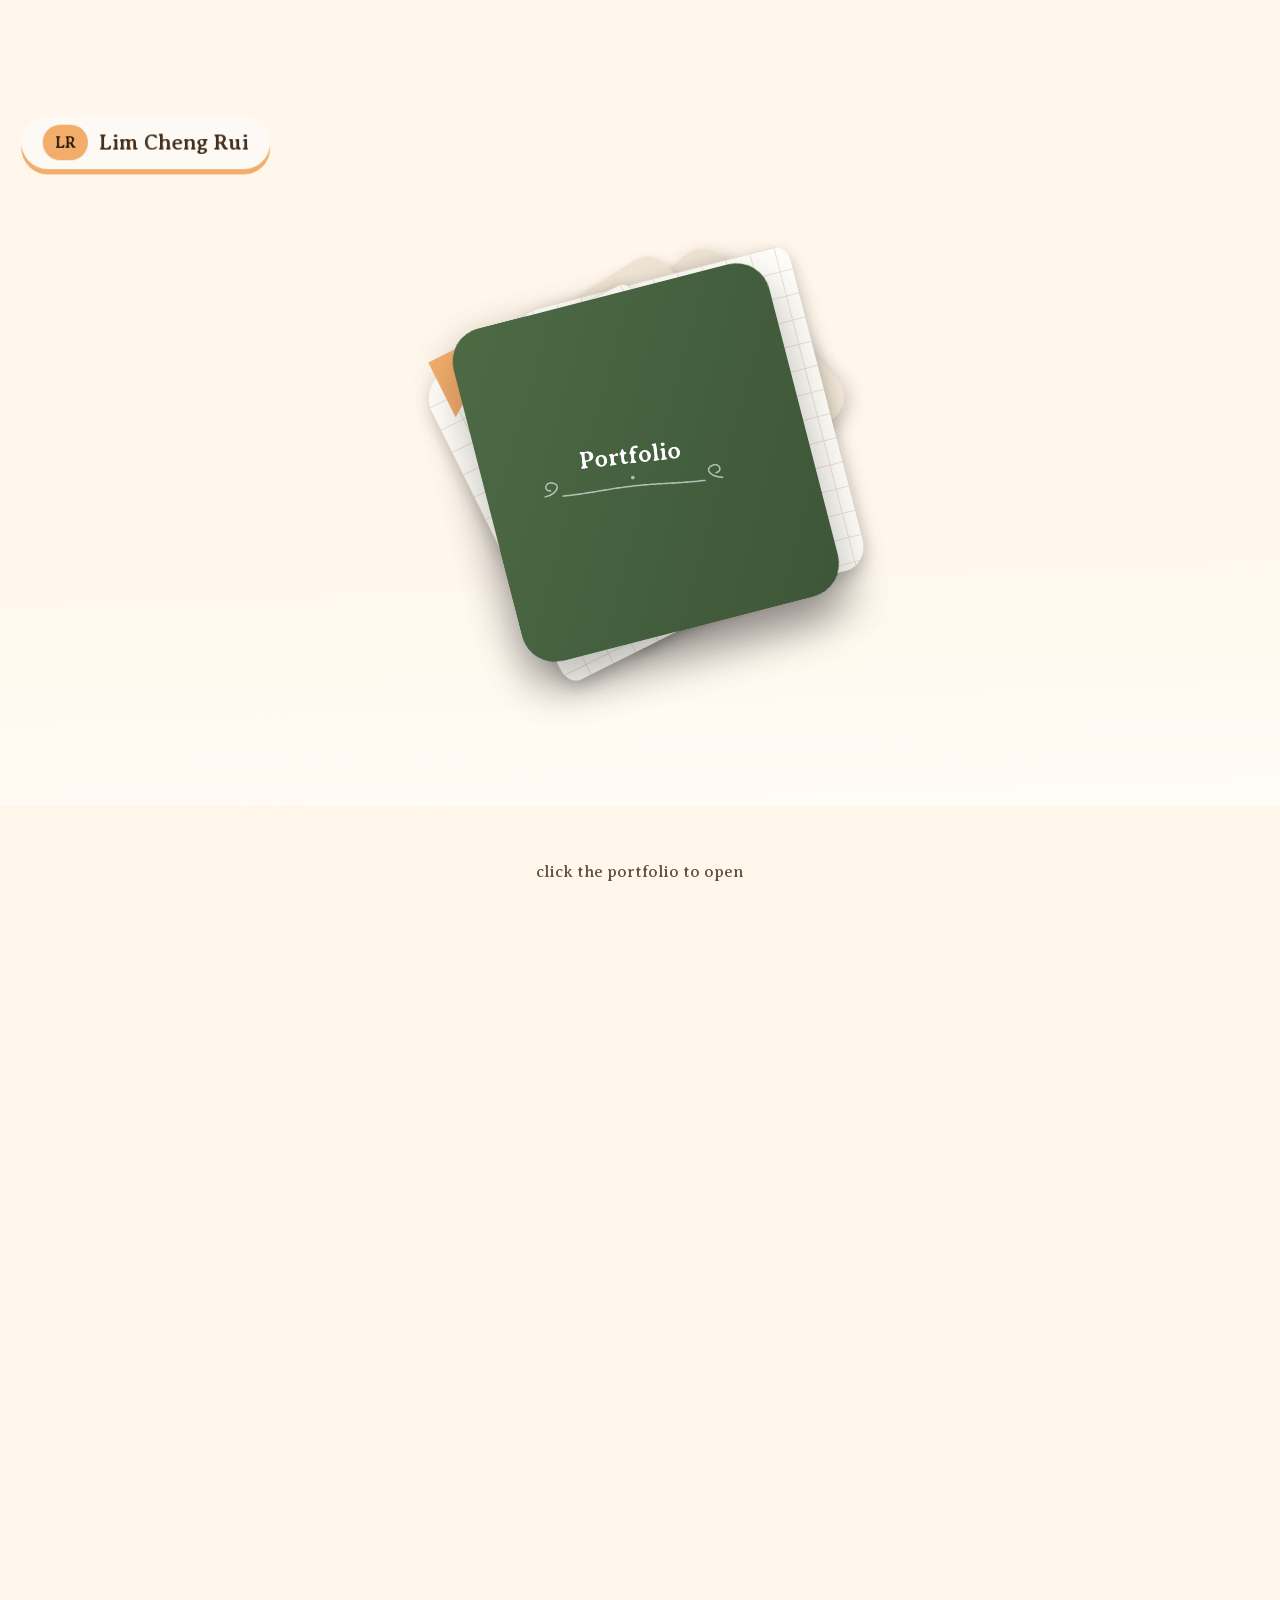
<file: index.html>
<!DOCTYPE html>
<!-- Lim Cheng Rui portfolio.  index.html = the content,  css/style.css = the look,  js/links.js = your links,  js/script.js = what it does,  assets/ = pictures and videos. --><html lang="en" class="locked"><head><meta charset="utf-8"><meta name="viewport" content="width=device-width, initial-scale=1, viewport-fit=cover"><title>Lim Cheng Rui – Portfolio 2026</title>
<meta name="description" content="Portfolio of Lim Cheng Rui: game UI, graphic design, content creation and game programming.">
<meta name="theme-color" content="#fff7ec">
<meta property="og:title" content="Lim Cheng Rui – Portfolio 2026"><meta property="og:description" content="Game UI, graphic design, content creation and game programming.">
<link rel="icon" type="image/svg+xml" href="assets/favicon.svg">
<link rel="icon" type="image/png" sizes="32x32" href="assets/favicon-32.png">
<link rel="apple-touch-icon" href="assets/apple-touch-icon.png">
<link rel="preconnect" href="https://fonts.googleapis.com"><link rel="preconnect" href="https://fonts.gstatic.com" crossorigin>
<link href="https://fonts.googleapis.com/css2?family=Averia+Serif+Libre:ital,wght@0,400;0,700;1,700&family=Patrick+Hand&display=swap" rel="stylesheet">
<link rel="stylesheet" href="css/style.css"></head><body>
<!-- TOP MENU (appears after the book has been opened) -->
<nav class="topnav" id="topnav" aria-label="Site"><button data-go="work">Home</button><button data-go="about">About</button><button data-go="gallery">Gallery</button><button data-go="videos">Videos</button><button data-go="contact"><span class="lg">Resume &amp; Contact</span><span class="sm">Contact</span></button></nav>
<!-- BOOK ANIMATION: the closed book that opens when clicked.
     Each <div class="L" data-k="..."> is one animated layer; how it moves is described in js/script.js -->
<header class="hero" id="hero"><div class="stage" id="stage"><div class="frame" id="frame">
<div class="L" data-k="bg"><div class="c bgc"></div></div>
<div class="L" data-k="gingham"><div class="c gingc"></div></div>
<div class="L" data-k="big"><div class="c tkt"><div class="tin"><img src="assets/concrete-and-glass.jpg" alt="View between concrete and glass"></div></div></div>
<div class="L" data-k="med"><div class="c tkt"><div class="tin"><img src="assets/leopolo-website.jpg" alt="Leopolo keyboard website" style="object-position:left top"></div></div></div>
<div class="L" data-k="small"><div class="c tkt"><div class="tin"><img src="assets/custodia-gameplay.jpg" alt="Custodia gameplay" style="object-position:left top"></div></div></div>
<div class="L" data-k="card1"><div class="c pol"><img src="assets/pink-sunset.jpg" alt=""></div></div>
<div class="L" data-k="strip"><div class="c covc"></div></div>
<div class="L" data-k="head"><div class="c hd"><b>Portfolio</b><svg class="swirl" viewBox="0 0 320 40" aria-hidden="true"><path d="M10 28c20-2 30-18 14-22-12-3-16 12-4 13M310 28c-20-2-30-18-14-22 12-3 16 12 4 13M40 30c60 0 70-4 120-4s60 4 120 4" fill="none" stroke="currentColor" stroke-width="2.5" stroke-linecap="round"/><circle cx="160" cy="12" r="3" fill="currentColor"/></svg></div></div>
<div class="L" data-k="vec"><div class="c vecc"></div></div>
<div class="L" data-k="cov"><div class="c bcov"></div></div>
<div class="L" data-k="cov0"><div class="c bcov"></div></div>
<div class="L" data-k="menu"><div class="c tabs"><button class="tab on" data-view="work"><svg viewBox="0 0 24 24"><path d="M4 4h6v6H4zM14 4h6v6h-6zM4 14h6v6H4zM14 14h6v6h-6z" fill="currentColor" stroke="currentColor" stroke-width="2" stroke-linejoin="round"/></svg>Gallery</button><button class="tab" data-view="about"><svg viewBox="0 0 24 24"><path d="M5 19c0-9 5-14 15-14 0 10-5 15-14 15M5 19 14 10" fill="none" stroke="currentColor" stroke-width="2" stroke-linecap="round" stroke-linejoin="round"/></svg>About</button><button class="tab" data-view="contact"><svg viewBox="0 0 24 24"><path d="M9 4 3 7l2 5 3-1v9h8v-9l3 1 2-5-6-3a3 3 0 0 1-6 0z" fill="currentColor" stroke="currentColor" stroke-width="1.6" stroke-linejoin="round"/></svg>Contact</button></div></div>
<div class="L" data-k="lp4"><div class="c pg2"></div></div>
<div class="L" data-k="lp1"><div class="c pg1"></div></div>
<div class="L" data-k="lring"><div class="c rng"><i></i><i></i><i></i><i></i><i></i><i></i><i></i></div></div>
<div class="L" data-k="rp3"><div class="c pg2"></div></div>
<div class="L" data-k="rp2"><div class="c pg1"></div></div>
<div class="L" data-k="ru"><div class="c ribn"></div></div>
<div class="L" data-k="rring"><div class="c rng"><i></i><i></i><i></i><i></i><i></i><i></i><i></i></div></div>
<div class="L" data-k="chip"><div class="c chip"><i>LR</i>Lim Cheng Rui</div></div>
<div class="L" data-k="main"><div class="c mn"><div class="pink"><b>2026</b></div><div class="air"><img src="assets/hero-portrait.jpg" alt="Illustrated portrait of Cheng Rui’s character"><img class="sw" src="assets/hero-portrait-smile.jpg" alt=""></div><div class="stamp"><img src="assets/cozy-sunset.jpg" alt="Cozy sunset room"><img class="sw" src="assets/cozy-night.jpg" alt=""></div><img class="bigc" src="assets/ckuro-cutout.png" alt="Illustrated portrait of Cheng Rui"></div></div>
<div class="L" data-k="tree"><div class="c tr"><h1>Cheng<br>Rui</h1></div></div>
<div class="L" data-k="ux"><div class="c ux">Animation &amp; Games</div></div>
<div class="L" data-k="wb"><div class="c washi"></div></div>
<div class="L" data-k="wl"><div class="c washi"></div></div>
<div class="L" data-k="pj"><div class="c pjc hv"><i class="pin"></i><div class="phs"><img src="assets/creator-dashboard.jpg" alt="Creator dashboard"></div><h3>Boosted growth</h3><p>Helped a creator increase views</p><div class="foot"><span>2026</span><em>Latest</em></div></div></div>
<div class="L" data-k="note"><div class="c nt hv"><p><mark>Hi I’m Cheng Rui.</mark><br>I love playing games,<br>singing, making new<br>friends and cooking.</p></div></div>
<div class="L" data-k="wf"><div class="c wfc hv"><img src="assets/graphic-design.jpg" alt="Graphic design poster of Yui Yuigahama"><b>Graphic Design</b></div></div>
<div class="L" data-k="card2"><div class="c pol"><img src="assets/neon-nights.jpg" alt=""></div></div>
<div class="L" data-k="filter"><div class="c flt"><span class="fi"></span><b>Filter</b><em>2026</em></div></div>
<div class="L" data-k="h2"><div class="c hd2"><b>Highlights</b><svg class="swirl" viewBox="0 0 320 40" aria-hidden="true"><path d="M10 28c20-2 30-18 14-22-12-3-16 12-4 13M310 28c-20-2-30-18-14-22 12-3 16 12 4 13M40 30c60 0 70-4 120-4s60 4 120 4" fill="none" stroke="currentColor" stroke-width="2.5" stroke-linecap="round"/><circle cx="160" cy="12" r="3" fill="currentColor"/></svg></div></div>
<div class="L" data-k="lorem"><div class="c lor">Posters, game UI, video and code from school, clubs and my own projects.</div></div><div class="view" id="v-about"><div class="vi " style="left:70px;top:50px;--tx:-260px;--d:.05s"><h2 class="vh">About me</h2><svg class="swirl" viewBox="0 0 320 40" aria-hidden="true"><path d="M10 28c20-2 30-18 14-22-12-3-16 12-4 13M310 28c-20-2-30-18-14-22 12-3 16 12 4 13M40 30c60 0 70-4 120-4s60 4 120 4" fill="none" stroke="currentColor" stroke-width="2.5" stroke-linecap="round"/><circle cx="160" cy="12" r="3" fill="currentColor"/></svg></div><p class="vi vp" style="left:70px;top:176px;width:470px;font-size:20px;--tx:-260px;--d:.15s">I’m Lim Cheng Rui, a student at the School of Media, Arts and Design, specialising in Animation and Games. I create designs, program games and love content creation.</p><p class="vi vr" style="left:70px;top:312px;width:470px;--tx:-260px;--d:.25s"><b>Strengths</b>UI/UX for games, branding and editing, backed by clear communication.</p><p class="vi vr" style="left:70px;top:398px;width:470px;--tx:-260px;--d:.32s"><b>Passion</b>Content creation and building games and tools, from game UI to an AI VTuber.</p><p class="vi vr" style="left:70px;top:484px;width:470px;--tx:-260px;--d:.39s"><b>Specialisation</b>Game design and game programming.</p><div class="vi po" style="left:640px;top:36px;--r:-5deg;--ty:-420px;--sr:-20deg;--d:.2s"><img src="assets/neon-nights.jpg" alt="Neon-lit city street at night"><b>Neon nights</b></div><div class="vi tp" style="left:720px;top:22px;--r:-12deg;--ty:-420px;--d:.3s"></div><div class="vi po" style="left:850px;top:240px;--r:5deg;--tx:420px;--sr:20deg;--d:.35s"><img src="assets/sunset-road.jpg" alt="Sunset over a busy road"><b>Evening warmth</b></div><div class="vi stk" style="left:610px;top:418px;--r:-3deg;--ty:420px;--d:.45s">Off duty: Wing Chun, singing, gaming and taking photos.</div></div><div class="view" id="v-contact"><div class="vi " style="left:70px;top:56px;--tx:-260px;--d:.05s"><h2 class="vh vh2">Resume &amp; Contact</h2><svg class="swirl" viewBox="0 0 320 40" aria-hidden="true"><path d="M10 28c20-2 30-18 14-22-12-3-16 12-4 13M310 28c-20-2-30-18-14-22 12-3 16 12 4 13M40 30c60 0 70-4 120-4s60 4 120 4" fill="none" stroke="currentColor" stroke-width="2.5" stroke-linecap="round"/><circle cx="160" cy="12" r="3" fill="currentColor"/></svg></div><p class="vi vp" style="left:70px;top:176px;width:470px;font-size:20px;--tx:-260px;--d:.15s">Have a project in mind? Let’s work together on game UI, game design, video or content.</p><div class="vi " style="left:70px;top:262px;--tx:-260px;--d:.25s"><p class="vl">Email</p><a class="chipv" href="mailto:limchengrui01@gmail.com">limchengrui01@gmail.com</a></div><div class="vi " style="left:70px;top:342px;--tx:-260px;--d:.33s"><p class="vl">Phone</p><a class="chipv" href="tel:+6583685638">+65 8368 5638</a></div><div class="vi " style="left:70px;top:426px;width:470px;--tx:-260px;--d:.42s"><p class="vl">Other links</p><a class="lk" data-link="linkedin">LinkedIn</a><a class="lk" data-link="github">GitHub</a><a class="lk" data-link="artstation">ArtStation</a></div><div class="vi " style="left:650px;top:48px;--r:-4deg;--tx:480px;--sr:18deg;--d:.2s"><div class="mdoc" role="button" tabindex="0" aria-label="Read my CV" title="Click to read my CV"><div class="mband"></div><div class="mmug"><img src="assets/mugshot.png" alt="Mug shot"></div><i></i><i></i><i class="s"></i><i></i><i class="s"></i><b class="mread">Read CV</b></div></div><div class="vi " style="left:870px;top:70px;width:250px;--r:2deg;--tx:480px;--d:.3s"><h3 class="cvh">Resume (CV)</h3><p class="cvp">A4 PDF, 2 pages, with a mug shot.</p><a class="dl ready" href="assets/Lim_Cheng_Rui_CV.pdf" download="Lim_Cheng_Rui_CV.pdf">Download CV</a></div><div class="vi env" style="left:650px;top:326px;--r:-3deg;--ty:420px;--sr:10deg;--d:.4s"><div class="stp"><img src="assets/nen-profile.png" alt="NEN profile picture"></div><b>Lim Cheng Rui</b><span>limchengrui01@gmail.com<br>+65 8368 5638</span></div><div class="vi tp" style="left:790px;top:312px;--r:8deg;--ty:-420px;--d:.35s"></div></div><button class="openbtn" id="openbtn" aria-label="Open the portfolio"></button></div><div class="hint" id="hint">scroll down</div></div></header>
<!-- PAGE SECTIONS below the book -->
<main>
<!-- ABOUT ME (only shown on phones; on laptops it is a tab inside the book) -->
<section id="about"><div class="head rv"><h2>About me</h2><svg class="swirl" viewBox="0 0 320 40" aria-hidden="true"><path d="M10 28c20-2 30-18 14-22-12-3-16 12-4 13M310 28c-20-2-30-18-14-22 12-3 16 12 4 13M40 30c60 0 70-4 120-4s60 4 120 4" fill="none" stroke="currentColor" stroke-width="2.5" stroke-linecap="round"/><circle cx="160" cy="12" r="3" fill="currentColor"/></svg></div>
<div class="about"><div class="rv"><p>I’m Lim Cheng Rui, a student at the School of Media, Arts and Design, specialising in Animation and Games. I create designs, program games and love content creation.</p><p class="vr"><b>Strengths</b>UI/UX for games, branding and editing, backed by clear communication.</p><p class="vr"><b>Passion</b>Content creation and building games and tools, from game UI to an AI VTuber.</p><p class="vr"><b>Specialisation</b>Game design and game programming.</p></div>
<div class="rv apol"><figure><img src="assets/neon-nights.jpg" alt="Neon-lit city street at night" loading="lazy"><figcaption>Neon nights</figcaption></figure><figure><img src="assets/sunset-road.jpg" alt="Sunset over a busy road" loading="lazy"><figcaption>Evening warmth</figcaption></figure><p class="stk stk2">Off duty: Wing Chun, singing, gaming and taking photos.</p></div></div></section>
<!-- GALLERY: one <figure class="tk"> per picture. Copy one to add a picture. -->
<section id="gallery"><div class="head rv"><h2>Gallery</h2><svg class="swirl" viewBox="0 0 320 40" aria-hidden="true"><path d="M10 28c20-2 30-18 14-22-12-3-16 12-4 13M310 28c-20-2-30-18-14-22 12-3 16 12 4 13M40 30c60 0 70-4 120-4s60 4 120 4" fill="none" stroke="currentColor" stroke-width="2.5" stroke-linecap="round"/><circle cx="160" cy="12" r="3" fill="currentColor"/></svg><p>Posters, game UI, video and code from school, clubs and my own projects.</p></div><div class="tgrid">
<figure class="tk rv"><div class="ph"><img src="assets/custodia-poster.jpg" alt="Game poster" loading="lazy" style="object-position:center 45%"></div><figcaption><b>Game poster</b><span>Custodia</span></figcaption></figure>
<figure class="tk rv"><div class="ph"><img src="assets/sp-karate-wingchun-event.jpg" alt="Event host and planner" loading="lazy"></div><figcaption><b>Event host and planner</b><span>SP Karate x SP Wing Chun</span></figcaption></figure>
<figure class="tk rv"><div class="ph"><img src="assets/photo-sunset.jpg" alt="Sunset over the water seen through a railing" loading="lazy"></div><figcaption><b>Photography</b><span>Sunset by the water</span></figcaption></figure>
<figure class="tk rv"><div class="ph"><img src="assets/game-ui.jpg" alt="Game UI" loading="lazy" style="object-position:center top"></div><figcaption><b>Game UI</b><span>Shop screen</span></figcaption></figure>
<figure class="tk rv"><div class="ph"><img src="assets/director-cameraman.jpg" alt="Director and cameraman" loading="lazy"></div><figcaption><b>Director and cameraman</b><span>Behind the scenes</span></figcaption></figure>
<figure class="tk rv"><div class="ph"><img src="assets/creator-dashboard.jpg" alt="Boosted a creator’s growth" loading="lazy" style="object-fit:contain"></div><figcaption><b>Boosted a creator’s growth</b><span>50.0K views · 489 interactions</span></figcaption></figure>
<figure class="tk rv"><div class="ph"><img src="assets/photo-reflections.jpg" alt="Fish swimming in a reflective pond" loading="lazy" style="object-position:center 8%"></div><figcaption><b>Photography</b><span>Quiet water reflections</span></figcaption></figure>
<figure class="tk rv"><div class="ph"><img src="assets/club-poster.jpg" alt="Club poster" loading="lazy"></div><figcaption><b>Club Poster</b><span>Sp Wing Chun</span></figcaption></figure>
<figure class="tk rv"><div class="ph"><img src="assets/cooking-burgers.jpg" alt="Homemade burgers and fries on a table" loading="lazy"></div><figcaption><b>Cooking</b><span>Homemade burgers and fries</span></figcaption></figure>
<figure class="tk rv"><div class="ph"><img src="assets/cooking-fried.jpg" alt="Bowls of fried tempura and spiced fries" loading="lazy" style="object-position:center 62%"></div><figcaption><b>Cooking</b><span>Fried tempura and spiced fries</span></figcaption></figure>
<figure class="tk rv"><div class="ph"><img src="assets/cooking-pot.jpg" alt="A black pot of homemade Japanese curry" loading="lazy" style="object-position:center 45%"></div><figcaption><b>Cooking</b><span>Homemade Japanese curry</span></figcaption></figure>
<figure class="tk rv"><div class="ph"><img src="assets/cooking-spaghetti.jpg" alt="A pan of spaghetti next to stacked cheeseburgers" loading="lazy" style="object-position:20% center"></div><figcaption><b>Cooking</b><span>Spaghetti and cheeseburgers</span></figcaption></figure>
<figure class="tk rv"><div class="ph"><img src="assets/third-space-books.jpg" alt="Printed copies of The Third Space graphic novel held in a hand" loading="lazy" style="object-position:center 35%"></div><figcaption><b>The Third Space</b><span>FYP graphic novel · Editor, layout artist, sourced the printer</span></figcaption></figure>
<figure class="tk rv"><div class="ph"><img src="assets/wing-chun-training.jpg" alt="SP Wing Chun members training in pairs in a studio" loading="lazy" style="object-position:55% center"></div><figcaption><b>Wing Chun training</b><span>SP Wing Chun · Training lead and social media manager</span></figcaption></figure></div></section>

<!-- EXPERIENCE -->
<section><div class="head rv"><h2>Experience</h2><svg class="swirl" viewBox="0 0 320 40" aria-hidden="true"><path d="M10 28c20-2 30-18 14-22-12-3-16 12-4 13M310 28c-20-2-30-18-14-22 12-3 16 12 4 13M40 30c60 0 70-4 120-4s60 4 120 4" fill="none" stroke="currentColor" stroke-width="2.5" stroke-linecap="round"/><circle cx="160" cy="12" r="3" fill="currentColor"/></svg></div><ul class="xp"><li class="rv"><h3>Social Media Manager</h3><p><b>Task:</b> Managed a club’s social media.</p><p><b>Result:</b> More recognition and registrations. One video hit 53.4k views on TikTok.</p></li><li class="rv"><h3>Game Designer</h3><p><b>Task:</b> Created the user interface and user experience flow for a game.</p><p><b>Result:</b> A smoother experience for players.</p></li><li class="rv"><h3>Graphic Designer</h3><p><b>Task:</b> Created posters for a club.</p><p><b>Result:</b> More students visited the club and registered.</p></li><li class="rv"><h3>Actor</h3><p><b>Task:</b> Acted in a video for a school.</p><p><b>Result:</b> Filming was shorter and smoother.</p></li><li class="rv"><h3>Storytelling Winner</h3><p><b>Task:</b> Told a story in Mandarin in front of the judges and an entire school.</p><p><b>Result:</b> First place.</p></li><li class="rv"><h3>Programmer</h3><p><b>Task:</b> Made an AI VTuber.</p><p><b>Result:</b> Real-time vision, and it responds to text and voice.</p></li></ul></section>
<!-- EXPERTISE -->
<section id="expertise"><div class="head rv"><h2>Expertise</h2><svg class="swirl" viewBox="0 0 320 40" aria-hidden="true"><path d="M10 28c20-2 30-18 14-22-12-3-16 12-4 13M310 28c-20-2-30-18-14-22 12-3 16 12 4 13M40 30c60 0 70-4 120-4s60 4 120 4" fill="none" stroke="currentColor" stroke-width="2.5" stroke-linecap="round"/><circle cx="160" cy="12" r="3" fill="currentColor"/></svg><p>As a social media manager</p></div>
<ul class="skills2 rv"><li>Branding &amp; identity design</li><li>UI/UX for websites, apps &amp; games</li><li>Editing</li><li>Social media campaign graphics</li><li>Content creation</li><li>Strong communication</li></ul>
<div class="head rv" style="margin:clamp(60px,8vw,100px) 0 clamp(26px,4vw,40px)"><h2 class="sub2">Core values</h2></div>
<div class="values"><article class="val rv" style="--vd:0ms"><span class="vic"><svg viewBox="0 0 24 24" fill="none" stroke="currentColor" stroke-width="1.8" stroke-linecap="round" stroke-linejoin="round"><path d="M4 5h16v11H10l-5 4v-4H4z"/></svg></span><h3>Communication</h3><p>Clear, honest and on time, with clubs, teams and clients.</p></article><article class="val rv" style="--vd:120ms"><span class="vic"><svg viewBox="0 0 24 24" fill="none" stroke="currentColor" stroke-width="1.8" stroke-linecap="round" stroke-linejoin="round"><circle cx="9" cy="8" r="3"/><path d="M3 20c0-3 2.7-5 6-5s6 2 6 5M17 15c2.5.3 4 2 4 5M16 5.5a3 3 0 0 1 0 5"/></svg></span><h3>Collaboration</h3><p>Working with others to get the best result for the project.</p></article><article class="val rv" style="--vd:240ms"><span class="vic"><svg viewBox="0 0 24 24" fill="none" stroke="currentColor" stroke-width="1.8" stroke-linecap="round" stroke-linejoin="round"><path d="M12 20S4 15.5 4 9.5C4 7 6 5.5 8 5.5c1.7 0 3.2.9 4 2.3.8-1.4 2.3-2.3 4-2.3 2 0 4 1.5 4 4C20 15.5 12 20 12 20z"/></svg></span><h3>Passion</h3><p>Games, design and content creation, from game UI to an AI VTuber.</p></article></div></section>
<!-- THE PROCESS -->
<section><div class="head rv"><h2>The process</h2><svg class="swirl" viewBox="0 0 320 40" aria-hidden="true"><path d="M10 28c20-2 30-18 14-22-12-3-16 12-4 13M310 28c-20-2-30-18-14-22 12-3 16 12 4 13M40 30c60 0 70-4 120-4s60 4 120 4" fill="none" stroke="currentColor" stroke-width="2.5" stroke-linecap="round"/><circle cx="160" cy="12" r="3" fill="currentColor"/></svg></div><ol class="steps rv"><li style="--sd:0"><div class="no">1</div><h3>Discovery</h3><p>Talking with you to set clear goals.</p></li><li style="--sd:1"><div class="no">2</div><h3>Ideation</h3><p>Brainstorming concepts tailored to your vision.</p></li><li style="--sd:2"><div class="no">3</div><h3>Execution</h3><p>Crafting high-quality designs with precision.</p></li><li style="--sd:3"><div class="no">4</div><h3>Delivery</h3><p>Finishing on time with a result you’re happy with.</p></li></ol></section>
<!-- VIDEOS: one <button class="vcard"> per video (see the note at the end of this section) -->
<section id="videos"><div class="head rv"><h2>Videos</h2><svg class="swirl" viewBox="0 0 320 40" aria-hidden="true"><path d="M10 28c20-2 30-18 14-22-12-3-16 12-4 13M310 28c-20-2-30-18-14-22 12-3 16 12 4 13M40 30c60 0 70-4 120-4s60 4 120 4" fill="none" stroke="currentColor" stroke-width="2.5" stroke-linecap="round"/><circle cx="160" cy="12" r="3" fill="currentColor"/></svg><p>Click a video to watch it.</p></div><div class="vgrid">
<button class="vcard rv" data-title="Viral clip for a content creator" data-ig="DW1Z8SJkhL5" data-url="https://www.instagram.com/reel/DW1Z8SJkhL5/"><span class="vthumb"><img src="assets/viral-clip-thumb.jpg" alt="" style="object-position:center 12%"><span class="vplay"><i></i><svg viewBox="0 0 24 24" aria-hidden="true"><path d="M8 5.5v13l11-6.5z" fill="currentColor"/></svg></span></span><span class="vt">Viral clip for a content creator</span><span class="vc">A clip I cut for a content creator that went viral, reaching 477K views.</span><span class="vc vrole">Role: Video clipper</span></button>
<button class="vcard rv" data-title="Content creator" data-tt="7493867682022853896" data-url="https://www.tiktok.com/@sp.wing.chun/video/7493867682022853896"><span class="vthumb"><img src="assets/content-creator.jpg" alt=""><span class="vplay"><i></i><svg viewBox="0 0 24 24" aria-hidden="true"><path d="M8 5.5v13l11-6.5z" fill="currentColor"/></svg></span></span><span class="vt">Content creator</span><span class="vc">Pinned video from the SP Wing Chun TikTok · 54.7K views</span><span class="vc vrole">Role: Content creator and editor</span></button>
<button class="vcard rv" data-title="Chibi NIKKE TikTok effect" data-vid="assets/chibi-nikke-effect.mp4" data-poster="assets/chibi-nikke-thumb.jpg"><span class="vthumb"><img src="assets/chibi-nikke-thumb.jpg" alt="" style="object-position:center 35%"><span class="vplay"><i></i><svg viewBox="0 0 24 24" aria-hidden="true"><path d="M8 5.5v13l11-6.5z" fill="currentColor"/></svg></span></span><span class="vt">Chibi NIKKE TikTok effect</span><span class="vc">A chibi-style NIKKE effect made for TikTok.</span><span class="vc vrole">Role: Programmer, basic 3D animation and mapping</span></button>
<button class="vcard rv" data-title="Short horror video" data-tt="7470118628646587666" data-url="https://www.tiktok.com/@sumguywithastick/video/7470118628646587666"><span class="vthumb"><img src="assets/horror-thumb.jpg" alt="" style="object-position:center 55%"><span class="vplay"><i></i><svg viewBox="0 0 24 24" aria-hidden="true"><path d="M8 5.5v13l11-6.5z" fill="currentColor"/></svg></span></span><span class="vt">Short horror video</span><span class="vc">A short horror video built around a two-sentence horror story.</span><span class="vc vrole">Role: Cameraman and editor</span></button>
<button class="vcard rv" data-title="Video edit" data-tt="7550619675416169748" data-url="https://www.tiktok.com/@that_cr_dude/video/7550619675416169748"><span class="vthumb"><img src="assets/nikke-edit-thumb.jpg" alt=""><span class="vplay"><i></i><svg viewBox="0 0 24 24" aria-hidden="true"><path d="M8 5.5v13l11-6.5z" fill="currentColor"/></svg></span></span><span class="vt">Video edit</span><span class="vc">A fan-made edit showcasing the gacha game NIKKE: Goddess of Victory.</span><span class="vc vrole">Role: Editor</span></button>
<button class="vcard rv" data-title="Ministry of Organised Chaos" data-yt="EQ76uDisbeY" data-url="https://youtu.be/EQ76uDisbeY"><span class="vthumb"><img src="assets/moc-thumb.jpg" alt=""><span class="vplay"><i></i><svg viewBox="0 0 24 24" aria-hidden="true"><path d="M8 5.5v13l11-6.5z" fill="currentColor"/></svg></span></span><span class="vt">Ministry of Organised Chaos</span><span class="vc">Gameplay video of our Year 2 team game.</span><span class="vc vrole">Role: System Programmer and Level Designer</span></button>
<button class="vcard rv" data-title="Kon, my AI VTuber" data-yt="EZslHQySzoM" data-url="https://youtu.be/EZslHQySzoM"><span class="vthumb"><img src="assets/ai-vtuber.jpg" alt=""><span class="vplay"><i></i><svg viewBox="0 0 24 24" aria-hidden="true"><path d="M8 5.5v13l11-6.5z" fill="currentColor"/></svg></span></span><span class="vt">Kon, my AI VTuber</span><span class="vc">Meet Kon, my AI VTuber: real-time vision, text and voice.</span><span class="vc vrole">Role: Programmer and creator</span></button>
<button class="vcard rv" data-title="Angel Watcher" data-yt="XlfbsPNvLxM" data-url="https://youtu.be/XlfbsPNvLxM"><span class="vthumb"><img src="assets/angel-watcher-thumb.jpg" alt=""><span class="vplay"><i></i><svg viewBox="0 0 24 24" aria-hidden="true"><path d="M8 5.5v13l11-6.5z" fill="currentColor"/></svg></span></span><span class="vt">Angel Watcher</span><span class="vc">A casual skit made just for fun.</span><span class="vc vrole">Role: Actor (the bully)</span></button>
<button class="vcard rv" data-title="IT WAS ME!" data-yt="quhBi_hmEC0" data-url="https://youtu.be/quhBi_hmEC0"><span class="vthumb"><img src="assets/it-was-me-thumb.jpg" alt=""><span class="vplay"><i></i><svg viewBox="0 0 24 24" aria-hidden="true"><path d="M8 5.5v13l11-6.5z" fill="currentColor"/></svg></span></span><span class="vt">IT WAS ME!</span><span class="vc">A casual skit made just for fun.</span><span class="vc vrole">Role: Narrator</span></button><button class="vcard rv" data-title="The Third Space" data-yt="Jn8e2P2tTwk" data-url="https://youtu.be/Jn8e2P2tTwk"><span class="vthumb"><img src="assets/third-space-thumb.jpg" alt=""><span class="vplay"><i></i><svg viewBox="0 0 24 24" aria-hidden="true"><path d="M8 5.5v13l11-6.5z" fill="currentColor"/></svg></span></span><span class="vt">The Third Space</span><span class="vc">A short animated film made with my FYP group.</span><span class="vc vrole">Role: Editor and Layout Artist</span></button>
<!-- To add a video: copy one 
<button class="vcard"> above. TikTok: change data-tt (the number at the end of the link). YouTube: use data-yt (the code after youtu.be/ or v=). Then change data-url, data-title and the text lines. --></div></section>
<!-- CLIENT FEEDBACK -->
<section><div class="head rv"><h2>Client feedback</h2><svg class="swirl" viewBox="0 0 320 40" aria-hidden="true"><path d="M10 28c20-2 30-18 14-22-12-3-16 12-4 13M310 28c-20-2-30-18-14-22 12-3 16 12 4 13M40 30c60 0 70-4 120-4s60 4 120 4" fill="none" stroke="currentColor" stroke-width="2.5" stroke-linecap="round"/><circle cx="160" cy="12" r="3" fill="currentColor"/></svg></div><div class="q rv"><div><p>Cheng Rui’s design fits perfectly with our club’s theme.</p><b>SP Wing Chun</b></div><div><p>The UI/UX made for the game helps our players have a better experience.</p><b>Moneyless Studio</b></div></div></section>
<!-- RESUME & CONTACT (the link addresses come from js/links.js) -->
<section id="resume"><div class="head rv"><h2>Resume &amp; Contact</h2><svg class="swirl" viewBox="0 0 320 40" aria-hidden="true"><path d="M10 28c20-2 30-18 14-22-12-3-16 12-4 13M310 28c-20-2-30-18-14-22 12-3 16 12 4 13M40 30c60 0 70-4 120-4s60 4 120 4" fill="none" stroke="currentColor" stroke-width="2.5" stroke-linecap="round"/><circle cx="160" cy="12" r="3" fill="currentColor"/></svg><p>Let’s work together. You can download my A4 CV (2 pages, with a mug shot) here.</p></div>
<div class="rc"><div class="rv cvcard"><div class="mdoc big" role="button" tabindex="0" aria-label="Read my CV" title="Click to read my CV"><div class="mband"></div><div class="mmug"><img src="assets/mugshot.png" alt="Mug shot"></div><i></i><i></i><i class="s"></i><i></i><i class="s"></i><b class="mread">Read CV</b></div><a class="dl ready" href="assets/Lim_Cheng_Rui_CV.pdf" download="Lim_Cheng_Rui_CV.pdf">Download CV</a></div>
<div class="rv rc2"><h3>Contact</h3><p class="vl">Email</p><a class="chipv" href="mailto:limchengrui01@gmail.com">limchengrui01@gmail.com</a><p class="vl">Phone</p><a class="chipv" href="tel:+6583685638">+65 8368 5638</a><h3 id="links">Other links</h3><div class="lks"><a class="lk" data-link="linkedin">LinkedIn</a><a class="lk" data-link="github">GitHub</a><a class="lk" data-link="artstation">ArtStation</a></div><p class="vl" style="margin-top:12px">Links will be added here.</p></div></div></section>
</main>
<!-- VIDEO POP-UP (filled in by js/script.js when a video card is clicked) -->
<div class="modal" id="modal" role="dialog" aria-modal="true" aria-label="Video player" hidden><div class="mbox"><button class="mclose" aria-label="Close the video">×</button><div class="mvideo"><span>Your video goes here</span></div><p class="mcap" id="mcap"></p></div></div>
<footer>Lim Cheng Rui · Portfolio 2026</footer>
<!-- CV READER POP-UP: it shows the two page images assets/cv-page-1.jpg and cv-page-2.jpg -->
<div id="cvm" class="cvm" role="dialog" aria-modal="true" aria-label="Curriculum vitae" hidden>
<div class="cvbox"><div class="cvbar"><b>Curriculum vitae</b><a class="dl ready" href="assets/Lim_Cheng_Rui_CV.pdf" download="Lim_Cheng_Rui_CV.pdf">Download CV</a><button class="cvx" type="button" aria-label="Close CV">×</button></div>
<div class="cvpages"><img src="assets/cv-page-1.jpg" alt="Page 1 of Lim Cheng Rui's CV: profile, education, skills and game projects"><img src="assets/cv-page-2.jpg" alt="Page 2 of Lim Cheng Rui's CV: client work, media projects and experience"></div></div></div>
<!-- SCRIPTS: js/links.js holds your link addresses, js/script.js holds everything else -->
<script src="js/links.js"></script>
<script src="js/script.js"></script></body></html>
</file>
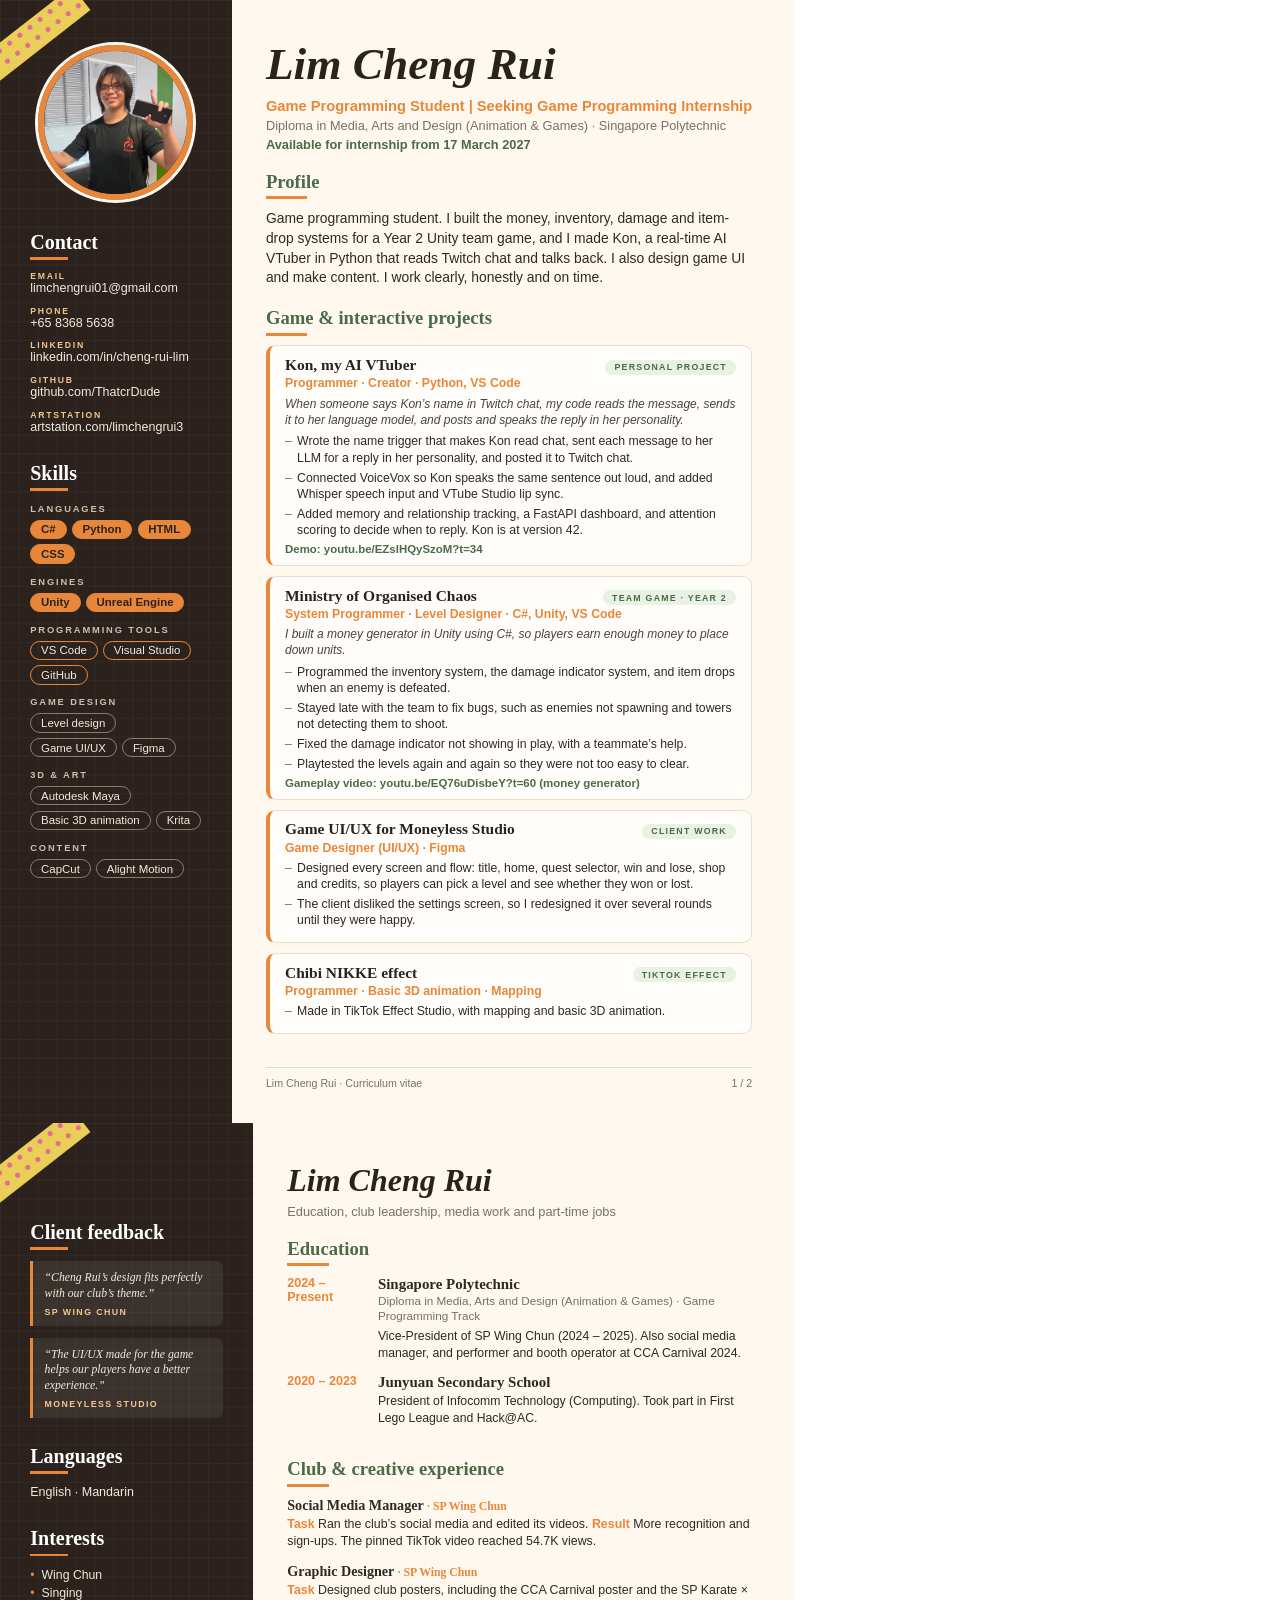
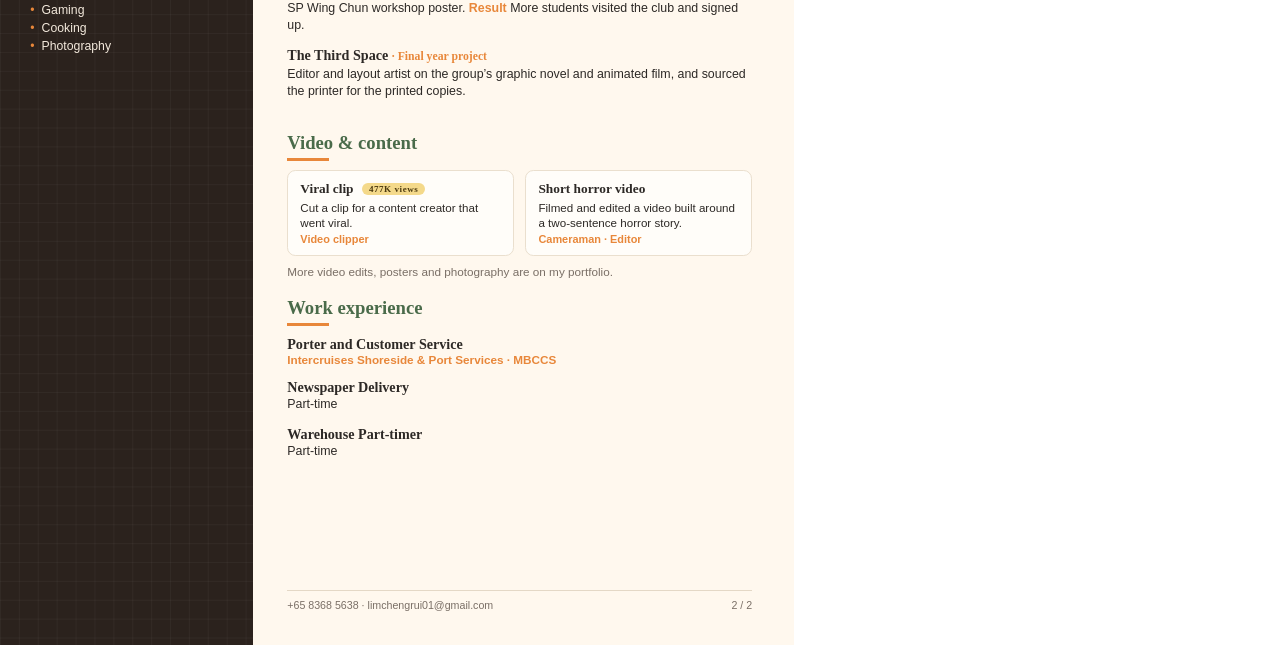
<file: cv-source/cv.html>
<!DOCTYPE html>
<html lang="en"><head><meta charset="utf-8"><title>Lim Cheng Rui – CV</title>
<style>
@page{size:A4;margin:0}
:root{--ink:#2b221d;--cream:#fff8ee;--orange:#e8873a;--green:#4a6b4a;--muted:#7a6f66}
*{box-sizing:border-box;margin:0;padding:0}
html,body{font-family:Carlito,Calibri,sans-serif;color:#2d2926;-webkit-print-color-adjust:exact;print-color-adjust:exact}
.page{width:210mm;height:297mm;display:flex;position:relative;overflow:hidden;page-break-after:always;background:var(--cream)}
.page:last-child{page-break-after:auto}
.side{width:67mm;background:var(--ink);color:#f3e9dc;padding:10mm 8mm;position:relative;
 background-image:linear-gradient(rgba(255,255,255,.035) 1px,transparent 1px),linear-gradient(90deg,rgba(255,255,255,.035) 1px,transparent 1px);background-size:5mm 5mm}
.tape{position:absolute;top:6mm;left:-9mm;width:34mm;height:8mm;transform:rotate(-38deg);background:#f4d95b;
 background-image:radial-gradient(#ee6f9a 28%,transparent 30%);background-size:3.4mm 3.4mm;opacity:.95}
.mug{width:41mm;height:41mm;border-radius:50%;border:1.6mm solid var(--orange);outline:1mm solid #fff8ee;margin:2mm auto 8mm;overflow:hidden;background:#fff}
.mug img{width:100%;height:100%;object-fit:cover}
.side h2{font-family:Lora,serif;font-size:15pt;font-weight:600;color:#fff;margin-bottom:3mm;padding-bottom:1.6mm;position:relative}
.side h2:after{content:"";position:absolute;left:0;bottom:0;width:10mm;height:.7mm;background:var(--orange)}
.lab{font-size:6.5pt;letter-spacing:.2em;font-weight:700;color:#f3c58e;margin-top:2.4mm;text-transform:uppercase}
.val{font-size:9.4pt;line-height:1.25;word-break:break-all}
.side section{margin-bottom:7mm}
.grp{font-size:7pt;letter-spacing:.2em;font-weight:700;color:#cdbfae;margin:3.4mm 0 1.6mm;text-transform:uppercase}
.tags{display:flex;flex-wrap:wrap;gap:1.4mm}
.tag{font-size:8.6pt;padding:.7mm 2.6mm;border-radius:99px;border:.25mm solid rgba(243,233,220,.45);color:#f3e9dc}
.tag.hi{background:var(--orange);border-color:var(--orange);color:#2b221d;font-weight:700}
.tag.o{border-color:var(--orange)}
.main{flex:1;padding:11mm 11mm 9mm 9mm;position:relative;display:flex;flex-direction:column}
.name{font-family:Lora,serif;font-style:italic;font-weight:700;font-size:34pt;line-height:1;color:var(--ink)}
.role{color:var(--orange);font-weight:700;font-size:11pt;margin-top:3mm;white-space:nowrap}
.sub{color:var(--muted);font-size:9.6pt;margin-top:1mm}
h3.sec{font-family:Lora,serif;font-size:14pt;color:var(--green);font-weight:600;margin:5mm 0 2.6mm;position:relative;padding-bottom:1.8mm}
h3.sec:after{content:"";position:absolute;left:0;bottom:0;width:11mm;height:.8mm;background:var(--orange)}
.prof{font-size:10.4pt;line-height:1.42}
.card{background:#fffdf9;border:.3mm solid #eadfce;border-left:1.2mm solid var(--orange);border-radius:2.4mm;padding:2.6mm 4mm;margin-bottom:2.6mm}
.card .top{display:flex;justify-content:space-between;align-items:baseline;gap:3mm}
.card h4{font-family:Lora,serif;font-size:11.6pt;font-weight:600;color:var(--ink)}
.pill{font-size:6.6pt;letter-spacing:.14em;font-weight:700;color:var(--green);background:#e9f0e4;padding:.7mm 2.4mm;border-radius:99px;white-space:nowrap;text-transform:uppercase}
.card .r{color:var(--orange);font-weight:700;font-size:9.2pt;margin:.4mm 0 1.4mm}
.card ul{list-style:none}
.card li{font-size:9.2pt;line-height:1.34;padding-left:3.2mm;position:relative;margin-bottom:.9mm}
.card li:before{content:"–";position:absolute;left:0;color:var(--muted)}
.card .lk{font-size:8.6pt;color:var(--green);font-weight:700;margin-top:1.2mm}
.card .lk a{color:var(--green);text-decoration:none}
.card .how{font-size:9pt;font-style:italic;color:#4b433c;line-height:1.35;margin-bottom:1.4mm}
.foot{margin-top:auto;border-top:.25mm solid #e4d8c6;padding-top:2.2mm;display:flex;justify-content:space-between;font-size:8pt;color:var(--muted)}
/* education / timeline */
.edu{display:flex;gap:4mm;margin-bottom:3.4mm}
.edu .yr{width:20mm;color:var(--orange);font-weight:700;font-size:9.4pt;flex:none}
.edu h4{font-family:Lora,serif;font-size:11.2pt;font-weight:600}
.edu .d{color:var(--muted);font-size:8.8pt;line-height:1.3}
.edu .l{font-size:9.2pt;line-height:1.35;margin-top:1.2mm}
.xp{margin-bottom:3.4mm}
.xp h4{font-family:Lora,serif;font-size:10.6pt;font-weight:600}
.xp .o{color:var(--orange);font-weight:700;font-size:8.8pt}
.xp p{font-size:9.3pt;line-height:1.38;margin-top:.6mm}
.xp b.t{color:var(--orange)}
.quote{border-left:.9mm solid var(--orange);background:rgba(255,255,255,.07);padding:2.4mm 3mm;margin-bottom:3mm;border-radius:0 1.6mm 1.6mm 0}
.quote p{font-family:Lora,serif;font-style:italic;font-size:8.8pt;line-height:1.35;color:#f3e9dc}
.quote b{display:block;margin-top:1.4mm;font-size:6.6pt;letter-spacing:.16em;color:#f3c58e;text-transform:uppercase;font-family:Carlito,sans-serif;font-style:normal}
.bul{list-style:none}
.bul li{font-size:9.2pt;padding-left:3mm;position:relative;margin-bottom:1mm}
.bul li:before{content:"•";position:absolute;left:0;color:var(--orange)}
.grid2{display:grid;grid-template-columns:1fr 1fr;gap:3mm}
.mini{background:#fffdf9;border:.3mm solid #eadfce;border-radius:2.2mm;padding:2.6mm 3.2mm}
.mini h4{font-family:Lora,serif;font-size:10pt;font-weight:600}
.mini .v{display:inline-block;margin-left:1.4mm;font-size:6.8pt;font-weight:700;letter-spacing:.06em;background:#f4d98a;color:#4d3b10;padding:.3mm 1.8mm;border-radius:99px;vertical-align:1px}
.mini p{font-size:8.7pt;line-height:1.3;margin-top:.8mm}
.mini .o{color:var(--orange);font-weight:700;font-size:8.2pt;margin-top:.8mm}
</style></head><body>

<!-- ============ PAGE 1: projects first ============ -->
<div class="page">
 <aside class="side"><div class="tape"></div>
  <div class="mug"><img src="cv-photo.jpg" alt=""></div>
  <section><h2>Contact</h2>
   <div class="lab">Email</div><div class="val">limchengrui01@gmail.com</div>
   <div class="lab">Phone</div><div class="val">+65 8368 5638</div>
   <div class="lab">LinkedIn</div><div class="val">linkedin.com/in/cheng-rui-lim</div>
   <div class="lab">GitHub</div><div class="val">github.com/ThatcrDude</div>
   <div class="lab">ArtStation</div><div class="val">artstation.com/limchengrui3</div>
  </section>
  <section><h2>Skills</h2>
   <div class="grp">Languages</div><div class="tags"><span class="tag hi">C#</span><span class="tag hi">Python</span><span class="tag hi">HTML</span><span class="tag hi">CSS</span></div>
   <div class="grp">Engines</div><div class="tags"><span class="tag hi">Unity</span><span class="tag hi">Unreal Engine</span></div>
   <div class="grp">Programming tools</div><div class="tags"><span class="tag o">VS Code</span><span class="tag o">Visual Studio</span><span class="tag o">GitHub</span></div>
   <div class="grp">Game design</div><div class="tags"><span class="tag">Level design</span><span class="tag">Game UI/UX</span><span class="tag">Figma</span></div>
   <div class="grp">3D &amp; art</div><div class="tags"><span class="tag">Autodesk Maya</span><span class="tag">Basic 3D animation</span><span class="tag">Krita</span></div>
   <div class="grp">Content</div><div class="tags"><span class="tag">CapCut</span><span class="tag">Alight Motion</span></div>
  </section>
 </aside>
 <div class="main">
  <div class="name">Lim Cheng Rui</div>
  <div class="role">Game Programming Student | Seeking Game Programming Internship</div>
  <div class="sub">Diploma in Media, Arts and Design (Animation &amp; Games) · Singapore Polytechnic</div>
  <div class="sub" style="color:var(--green);font-weight:700">Available for internship from 17 March 2027</div>

  <h3 class="sec">Profile</h3>
  <p class="prof">Game programming student. I built the money, inventory, damage and item-drop systems for a Year 2 Unity team game, and I made Kon, a real-time AI VTuber in Python that reads Twitch chat and talks back. I also design game UI and make content. I work clearly, honestly and on time.</p>

  <h3 class="sec">Game &amp; interactive projects</h3>

  <div class="card">
   <div class="top"><h4>Kon, my AI VTuber</h4><span class="pill">Personal project</span></div>
   <div class="r">Programmer · Creator · Python, VS Code</div>
   <div class="how">When someone says Kon’s name in Twitch chat, my code reads the message, sends it to her language model, and posts and speaks the reply in her personality.</div>
   <ul>
    <li>Wrote the name trigger that makes Kon read chat, sent each message to her LLM for a reply in her personality, and posted it to Twitch chat.</li>
    <li>Connected VoiceVox so Kon speaks the same sentence out loud, and added Whisper speech input and VTube Studio lip sync.</li>
    <li>Added memory and relationship tracking, a FastAPI dashboard, and attention scoring to decide when to reply. Kon is at version 42.</li>
   </ul>
   <div class="lk">Demo: <a href="https://youtu.be/EZslHQySzoM?t=34">youtu.be/EZslHQySzoM?t=34</a></div>
  </div>

  <div class="card">
   <div class="top"><h4>Ministry of Organised Chaos</h4><span class="pill">Team game · Year 2</span></div>
   <div class="r">System Programmer · Level Designer · C#, Unity, VS Code</div>
   <div class="how">I built a money generator in Unity using C#, so players earn enough money to place down units.</div>
   <ul>
    <li>Programmed the inventory system, the damage indicator system, and item drops when an enemy is defeated.</li>
    <li>Stayed late with the team to fix bugs, such as enemies not spawning and towers not detecting them to shoot.</li>
    <li>Fixed the damage indicator not showing in play, with a teammate’s help.</li>
    <li>Playtested the levels again and again so they were not too easy to clear.</li>
   </ul>
   <div class="lk">Gameplay video: <a href="https://youtu.be/EQ76uDisbeY?t=60">youtu.be/EQ76uDisbeY?t=60</a> (money generator)</div>
  </div>

  <div class="card">
   <div class="top"><h4>Game UI/UX for Moneyless Studio</h4><span class="pill">Client work</span></div>
   <div class="r">Game Designer (UI/UX) · Figma</div>
   <ul>
    <li>Designed every screen and flow: title, home, quest selector, win and lose, shop and credits, so players can pick a level and see whether they won or lost.</li>
    <li>The client disliked the settings screen, so I redesigned it over several rounds until they were happy.</li>
   </ul>
  </div>

  <div class="card" style="margin-bottom:0">
   <div class="top"><h4>Chibi NIKKE effect</h4><span class="pill">TikTok effect</span></div>
   <div class="r">Programmer · Basic 3D animation · Mapping</div>
   <ul><li>Made in TikTok Effect Studio, with mapping and basic 3D animation.</li></ul>
  </div>

  <div class="foot"><span>Lim Cheng Rui · Curriculum vitae</span><span>1 / 2</span></div>
 </div>
</div>

<!-- ============ PAGE 2: everything else ============ -->
<div class="page">
 <aside class="side"><div class="tape"></div>
  <section style="margin-top:16mm"><h2>Client feedback</h2>
   <div class="quote"><p>“Cheng Rui’s design fits perfectly with our club’s theme.”</p><b>SP Wing Chun</b></div>
   <div class="quote"><p>“The UI/UX made for the game helps our players have a better experience.”</p><b>Moneyless Studio</b></div>
  </section>
  <section><h2>Languages</h2><p class="val" style="word-break:normal">English · Mandarin</p></section>
  <section><h2>Interests</h2>
   <ul class="bul" style="color:#f3e9dc"><li>Wing Chun</li><li>Singing</li><li>Gaming</li><li>Cooking</li><li>Photography</li></ul>
  </section>
 </aside>
 <div class="main">
  <div class="name" style="font-size:24pt">Lim Cheng Rui</div>
  <div class="sub" style="margin-top:2mm">Education, club leadership, media work and part-time jobs</div>

  <h3 class="sec">Education</h3>
  <div class="edu"><div class="yr">2024 – Present</div><div>
   <h4>Singapore Polytechnic</h4>
   <div class="d">Diploma in Media, Arts and Design (Animation &amp; Games) · Game Programming Track</div>
   <div class="l">Vice-President of SP Wing Chun (2024 – 2025). Also social media manager, and performer and booth operator at CCA Carnival 2024.</div>
  </div></div>
  <div class="edu"><div class="yr">2020 – 2023</div><div>
   <h4>Junyuan Secondary School</h4>
   <div class="l" style="margin-top:.6mm">President of Infocomm Technology (Computing). Took part in First Lego League and Hack@AC.</div>
  </div></div>

  <h3 class="sec">Club &amp; creative experience</h3>
  <div class="xp"><h4>Social Media Manager <span class="o">· SP Wing Chun</span></h4>
   <p><b class="t">Task</b> Ran the club’s social media and edited its videos. <b class="t">Result</b> More recognition and sign-ups. The pinned TikTok video reached 54.7K views.</p></div>
  <div class="xp"><h4>Graphic Designer <span class="o">· SP Wing Chun</span></h4>
   <p><b class="t">Task</b> Designed club posters, including the CCA Carnival poster and the SP Karate × SP Wing Chun workshop poster. <b class="t">Result</b> More students visited the club and signed up.</p></div>
  <div class="xp"><h4>The Third Space <span class="o">· Final year project</span></h4>
   <p>Editor and layout artist on the group’s graphic novel and animated film, and sourced the printer for the printed copies.</p></div>

  <h3 class="sec">Video &amp; content</h3>
  <div class="grid2">
   <div class="mini"><h4>Viral clip <span class="v">477K views</span></h4><p>Cut a clip for a content creator that went viral.</p><div class="o">Video clipper</div></div>
   <div class="mini"><h4>Short horror video</h4><p>Filmed and edited a video built around a two-sentence horror story.</p><div class="o">Cameraman · Editor</div></div>
  </div>
  <p style="font-size:8.8pt;color:var(--muted);margin-top:2.4mm">More video edits, posters and photography are on my portfolio.</p>

  <h3 class="sec">Work experience</h3>
  <div class="xp"><h4>Porter and Customer Service</h4><div class="o">Intercruises Shoreside &amp; Port Services · MBCCS</div></div>
  <div class="xp"><h4>Newspaper Delivery</h4><p style="margin-top:0">Part-time</p></div>
  <div class="xp"><h4>Warehouse Part-timer</h4><p style="margin-top:0">Part-time</p></div>

  <div class="foot"><span>+65 8368 5638 · limchengrui01@gmail.com</span><span>2 / 2</span></div>
 </div>
</div>
</body></html>
</file>
<file: css/style.css>
/* ==========================================================================
   style.css  -  how the portfolio looks
   --------------------------------------------------------------------------
   * Colours: the variables at the very top (light theme) and the dark-theme
     block just below it. Change a colour there and it changes everywhere.
   * The animated book and its pages come first, the sections underneath it
     (Gallery, Videos, Resume...) after that.
   * Phone and tablet rules are marked "phone / tablet adaptations" and the
     @media blocks near the bottom.
   ========================================================================== */

:root {
  --paper: #fff7ec;
  --page: #fffdf8;
  --ink: #2e2218;
  --mut: #64513e;
  --head: #47301b;
  --cover: #4d6a45;
  --cover2: #3d5637;
  --on: #fff;
  --orange: #f2ad6b;
  --od: #a8530f;
  --grid: #eadfce;
  --tab: #e6dfd8;
  --card: #fff;
  --p2: #efe4d3;
  --note: #fff0a8;
  box-sizing: border-box;
  padding-top: env(safe-area-inset-top,0px);
  padding-bottom: env(safe-area-inset-bottom,0px);
  color-scheme: light;
  --e: cubic-bezier(.22,.9,.28,1);
}

@media (prefers-color-scheme:dark) {
  :root:not([data-theme="light"]) {
    --paper: #221b14;
    --page: #32281f;
    --ink: #f6ecdc;
    --mut: #d3c3ad;
    --head: #ffe3b8;
    --cover: #7e9b6f;
    --cover2: #6a8660;
    --on: #14200f;
    --grid: #463a2c;
    --tab: #4a3d30;
    --card: #3b3025;
    --p2: #2a2118;
    --note: #e8d88a;
    --od: #f2ad6b;
    color-scheme: dark;
  }
}

:root[data-theme="dark"] {
  --paper: #221b14;
  --page: #32281f;
  --ink: #f6ecdc;
  --mut: #d3c3ad;
  --head: #ffe3b8;
  --cover: #7e9b6f;
  --cover2: #6a8660;
  --on: #14200f;
  --grid: #463a2c;
  --tab: #4a3d30;
  --card: #3b3025;
  --p2: #2a2118;
  --note: #e8d88a;
  --od: #f2ad6b;
  color-scheme: dark;
}

*,
*::before,
*::after {
  box-sizing: border-box;
}

html {
  scroll-behavior: auto;
}

body {
  margin: 0;
  background: var(--paper);
  color: var(--ink);
  font: 1.1rem/1.6 "Averia Serif Libre",Georgia,serif;
  overflow-x: hidden;
  cursor: default;
}

h1,
h2,
h3,
p,
figure {
  margin: 0;
}

h1,
h2,
h3 {
  font-weight: 700;
}

.hero {
  position: relative;
  height: 210vh;
}

.stage {
  position: sticky;
  top: 0;
  height: 100vh;
  height: 100svh;
  overflow: hidden;
  background: var(--paper);
}

.frame {
  position: absolute;
  left: 50%;
  top: 50%;
  width: 1440px;
  height: 800px;
  transform-origin: 0 0;
}

.L {
  position: absolute;
  left: 0;
  top: 0;
  transform-origin: 0 0;
  will-change: transform,opacity;
}

.c {
  width: 100%;
  height: 100%;
}

.L.nat>.c {
  width: 100%;
  height: 100%;
}

.bgc {
  background: linear-gradient(178deg,var(--paper) 57%,var(--page));
}

.gingc {
  position: relative;
}

.gingc::before {
  content: "";
  position: absolute;
  inset: 60px 120px 40px 150px;
  background: conic-gradient(#cfe58a 25%,#a9c752 0 50%,#cfe58a 0 75%,#a9c752 0)0 0/60px 60px;
  border-radius: 60px;
  transform: rotate(9deg) skewX(-11deg);
}

.tkt {
  background: #fff;
  padding: 22px;
  border-radius: 20px;
  filter: drop-shadow(0 10px 18px #0003);
  -webkit-mask: radial-gradient(circle 10px at 0 15px,#0000 9.5px,#000 10px) left/51% 30px repeat-y,radial-gradient(circle 10px at 100% 15px,#0000 9.5px,#000 10px) right/51% 30px repeat-y;
  mask: radial-gradient(circle 10px at 0 15px,#0000 9.5px,#000 10px) left/51% 30px repeat-y,radial-gradient(circle 10px at 100% 15px,#0000 9.5px,#000 10px) right/51% 30px repeat-y;
}

.tin {
  width: 100%;
  height: 100%;
  border-radius: 10px;
  overflow: hidden;
  background: #111;
}

.tin img,
.pol img {
  width: 100%;
  height: 100%;
  object-fit: cover;
  display: block;
}

.pol {
  background: #fff;
  padding: 20px 20px 70px;
  box-shadow: 0 12px 26px #0004;
}

.covc,
.bcov {
  background: linear-gradient(120deg,var(--cover),var(--cover2));
  border-radius: 38px;
  box-shadow: 0 24px 50px #0004;
}

.vecc {
  background: var(--p2);
  border-radius: 30px;
  box-shadow: 0 8px 20px #0003;
}

.pg1 {
  background-color: var(--page);
  background-image: linear-gradient(var(--grid) 1px,transparent 1px),linear-gradient(90deg,var(--grid) 1px,transparent 1px);
  background-size: 28px 28px;
  border-radius: 12% 5% 8% 6%/10% 5% 8% 6%;
  box-shadow: 0 6px 18px #0003;
}

.pg2 {
  background: var(--p2);
  border-radius: 10%;
  box-shadow: 0 4px 12px #0002;
}

.ribn {
  background: var(--orange);
  clip-path: polygon(0 0,100% 0,100% 100%,50% 78%,0 100%);
}

.rng {
  display: flex;
  flex-direction: column;
  justify-content: space-between;
  align-items: center;
}

.rng i {
  display: block;
  width: 100%;
  aspect-ratio: 1;
  border-radius: 50%;
  background: #d0a073;
  box-shadow: inset 2px 2px 4px #0004;
}

.hd {
  position: relative;
  text-align: center;
  color: var(--on);
}

.hd b {
  display: block;
  font-size: 43.11px;
  line-height: 66px;
}

.hd .swirl {
  width: 343px;
  margin: -6px auto 0;
  color: #ffffff99;
  display: block;
}

.hd2 {
  text-align: center;
  color: var(--head);
}

.hd2 b {
  display: block;
  font-size: 50.19px;
  line-height: 78px;
}

.hd2 .swirl {
  width: 391px;
  margin: 2px auto 0;
  color: #c2ad87;
  display: block;
}

.lor {
  text-align: center;
  font-size: 20px;
  line-height: 1.35;
  color: var(--mut);
}

.tabs {
  display: flex;
  gap: 19.5px;
}

.tab {
  width: 143px;
  height: 141.75px;
  padding-top: 26px;
  border-radius: 32.5px 32.5px 0 0;
  background: var(--tab);
  color: var(--ink);
  text-align: center;
  font-weight: 700;
  font-size: 22.75px;
  display: flex;
  flex-direction: column;
  align-items: center;
  gap: 6px;
  filter: drop-shadow(-3px 3px 4px #0002);
}

.tab svg {
  width: 39px;
  height: 39px;
}

.tab.on {
  background: #fff;
  color: #47301b;
}

.chip {
  display: flex;
  align-items: center;
  gap: 12px;
  background: #fdfaf6;
  color: #47301b;
  border-radius: 36px;
  padding: 0 24px;
  font-weight: 700;
  font-size: 24px;
  box-shadow: 0 6px 0 var(--orange);
  width: max-content;
  height: 60px;
  white-space: nowrap;
}

.chip i {
  font-style: normal;
  background: var(--orange);
  color: #2b1a0a;
  border-radius: 99px;
  padding: 6px 14px;
  font-size: 18px;
}

.mn {
  position: relative;
}

.mn>* {
  position: absolute;
}

.pink {
  left: 30px;
  top: 150px;
  width: 430px;
  height: 520px;
  background: #e39a91;
  border: 12px solid #fff;
  box-shadow: 0 0 6px #0004;
  transform: rotate(-15.4deg);
  display: grid;
  place-items: end center;
  padding-bottom: 26px;
}

.pink b {
  color: #fff;
  font-size: 34px;
  text-shadow: 0 2px 0 #0003;
}

.air {
  left: 59px;
  top: 50px;
  width: 378px;
  height: 526px;
  transform: rotate(14.24deg);
  border: 14px solid transparent;
  border-image: repeating-linear-gradient(135deg,#d8742f 0 12px,#fffaf0 12px 22px,#4b3d30 22px 34px,#fffaf0 34px 44px) 14;
  background: linear-gradient(#e0d6f5,#c6b6e6);
  box-shadow: 0 14px 30px #0004;
}

.air img {
  position: absolute;
  inset: 0;
  width: 100%;
  height: 100%;
  object-fit: cover;
  object-position: top;
}

.air img.sw,
.stamp img.sw {
  opacity: 0;
}

.stamp img.sw {
  position: absolute;
  left: 8px;
  top: 8px;
  width: calc(100% - 16px);
  height: calc(100% - 16px);
}

.stamp {
  left: 329px;
  top: 84px;
  width: 140px;
  height: 166px;
  background: #fff;
  padding: 8px;
  box-shadow: 0 4px 10px #0004;
  transform: rotate(4deg);
}

.stamp img {
  width: 100%;
  height: 100%;
  object-fit: cover;
  display: block;
}

.bigc {
  left: -390px;
  top: -20px;
  width: 640px;
  height: 640px;
  object-fit: contain;
  opacity: 0;
  transform: translateX(-80px);
  -webkit-mask-image: linear-gradient(#000 72%,transparent 96%);
  mask-image: linear-gradient(#000 72%,transparent 96%);
}

.mn .air,
.mn .pink,
.mn .stamp,
.bigc {
  transition: opacity 1s var(--e),transform 1.2s var(--e);
}

.s3 .air,
.s3 .pink,
.s3 .stamp {
  opacity: 0;
  transform: translateX(-300px) rotate(-20deg);
}

.s3 .bigc {
  opacity: 1;
  transform: none;
}

.tr {
  color: var(--head);
}

.tr h1 {
  font-size: 64px;
  line-height: .9;
  font-style: italic;
  text-shadow: 0 2px 0 #fff8;
  white-space: nowrap;
}

.ux {
  font-size: 19px;
  font-weight: 700;
  color: var(--mut);
  white-space: nowrap;
  line-height: 28px;
  margin-left: -48px;
}

.hv {
  transition: transform .3s cubic-bezier(.22,.9,.28,1);
}

.hv:hover {
  transform: translateY(-10px) rotate(-1.5deg) scale(1.03);
}

.pjc:hover {
  transition-duration: .57s;
}

.pjc {
  background: #fff;
  color: #2f2422;
  padding: 14px;
  border-radius: 6px;
  box-shadow: 0 12px 26px #0004;
  position: relative;
}

.pjc .phs {
  height: 150px;
  border-radius: 3px;
  overflow: hidden;
  background: #111;
}

.pjc img {
  width: 100%;
  height: 100%;
  object-fit: cover;
  display: block;
}

.pjc h3 {
  font-size: 22.5px;
  margin: 10px 0 2px;
  transform: rotate(-3deg);
}

.pjc p {
  font-size: 12px;
  line-height: 1.3;
}

.pjc .foot {
  display: flex;
  justify-content: space-between;
  align-items: center;
  margin-top: 8px;
  font-weight: 700;
  font-size: 17px;
}

.pjc .foot em {
  font-style: normal;
  background: #5a4130;
  color: #fff;
  border-radius: 6px;
  padding: 3px 22px;
  font-size: 18px;
}

.pin {
  position: absolute;
  top: -12px;
  left: 42%;
  width: 28px;
  height: 28px;
  border-radius: 50%;
  background: radial-gradient(circle at 35% 30%,#a07c58,#5d4430);
  box-shadow: 0 4px 6px #0004;
}

.pin::after {
  content: "";
  position: absolute;
  inset: 8px;
  border-radius: 50%;
  background: #e9d7bb;
}

.c.nt {
  position: absolute;
  left: 35px;
  top: 185px;
  width: 380px;
  height: 196px;
  padding: 22px 30px 0;
  background: var(--note);
  box-shadow: 8px 10px 0 #0002;
  transform: rotate(26.5deg);
}

.nt p {
  font: 30px/1.2 "Patrick Hand",cursive;
  color: #3a3226;
  white-space: nowrap;
}

.nt mark {
  background: #ffc4c4;
  color: inherit;
  padding: 0 4px;
}

.c.nt:hover {
  transform: rotate(28deg) translate(-12px,8px);
}

.wfc {
  position: relative;
}

.wfc img {
  width: 100%;
  height: 78%;
  object-fit: cover;
  object-position: top;
  border: 9px solid #fff;
  border-radius: 26px;
  box-shadow: 0 8px 20px #0004;
  display: block;
}

.wfc b {
  position: absolute;
  left: 11%;
  right: 11%;
  bottom: 6px;
  text-align: center;
  background: linear-gradient(#f4e6c4,#e3cf9f);
  color: #2b1c0e;
  clip-path: polygon(0 0,100% 0,94% 50%,100% 100%,0 100%,6% 50%);
  padding: 5px 0;
  font-size: 28.7px;
}

.washi {
  background: radial-gradient(circle at 16px 16px,#f08aa0 9px,transparent 10px) 0 0/38px 32px,#f7d56a;
  clip-path: polygon(2% 0,98% 6%,100% 45%,96% 100%,1% 92%,0 50%);
  opacity: .95;
}

.flt {
  display: flex;
  align-items: center;
  gap: 8px;
  background: #fff;
  border-radius: 25px;
  padding: 8px 8px 8px 8px;
  color: #2e2218;
  font-weight: 700;
  font-size: 19px;
  box-shadow: 0 6px 14px #0003;
}

.flt .fi {
  width: 34px;
  height: 34px;
  border-radius: 50%;
  background: var(--tab);
}

.flt em {
  margin-left: auto;
  font-style: normal;
  background: #ffa249;
  color: #2b1a0a;
  height: 100%;
  padding: 0 18px;
  display: grid;
  place-items: center;
  border-radius: 21px 21px 21px 8px;
}

.swirl {
  height: auto;
}

.hint {
  position: absolute;
  left: 0;
  right: 0;
  bottom: 14px;
  text-align: center;
  color: var(--mut);
  font-size: 1.05rem;
  opacity: 0;
  transition: opacity .6s;
  z-index: 5;
}

.hint.on {
  opacity: 1;
}

main {
  max-width: 1160px;
  margin: 0 auto;
  padding: clamp(70px,9vw,120px) clamp(16px,4vw,48px) 30px;
  display: grid;
  gap: clamp(90px,10vw,140px);
}

.head {
  text-align: center;
  margin-bottom: clamp(30px,5vw,54px);
}

.head h2 {
  font-size: clamp(2.4rem,6vw,4.2rem);
  color: var(--head);
  line-height: 1.05;
}

.head .swirl {
  display: block;
  width: min(320px,70%);
  margin: 6px auto 0;
  color: #c2ad87;
}

.head p {
  max-width: 54ch;
  margin: 14px auto 0;
  color: var(--mut);
}

.about {
  display: grid;
  grid-template-columns: 1.2fr 1fr;
  gap: clamp(24px,5vw,64px);
  align-items: center;
}

.about p {
  font-size: 1.2rem;
  margin-bottom: 1em;
}

.about .a {
  background: var(--card);
  border-radius: 28px;
  padding: 20px;
  box-shadow: 0 10px 26px #0002;
  display: grid;
  gap: 14px;
}

.about .a div {
  aspect-ratio: 16/10;
  border-radius: 16px;
  overflow: hidden;
}

.about .a img {
  width: 100%;
  height: 100%;
  object-fit: cover;
  display: block;
}

/* Gallery: 4 cards per row (2 on tablets, 1 on phones). A last row that is not full is centred. */
.tgrid {
  display: flex;
  flex-wrap: wrap;
  justify-content: center;
  gap: 26px 22px;
}

.tgrid > .tk {
  flex: 0 0 calc((100% - 66px) / 4);
  min-width: 0;
}

.tk {
  background: var(--card);
  padding: 14px;
  border-radius: 18px;
  box-shadow: 0 8px 20px #0002;
  transition: transform .5s var(--e);
}

.tk:hover {
  transform: translateY(-6px);
}

.tk .ph {
  aspect-ratio: 1;
  background: #241d17;
  border-radius: 10px;
  overflow: hidden;
}

.tk img {
  width: 100%;
  height: 100%;
  object-fit: cover;
  display: block;
}

.tk figcaption {
  display: grid;
  padding: 12px 4px 2px;
}

.tk b {
  font-size: 1.08rem;
  line-height: 1.25;
}

.tk span {
  color: var(--mut);
  font-size: .92rem;
}

.xp {
  list-style: none;
  margin: 0;
  padding: 0;
  display: grid;
  grid-template-columns: 1fr 1fr;
  gap: 20px;
}

.xp li {
  background: var(--card);
  border-radius: 18px;
  padding: 22px 24px;
  box-shadow: 0 8px 20px #0002;
  border-left: 6px solid var(--cover);
}

.xp h3 {
  font-size: 1.25rem;
  margin-bottom: 6px;
}

.xp p {
  margin: .2em 0;
  color: var(--mut);
}

.xp b {
  color: var(--od);
}

.exp {
  display: grid;
  grid-template-columns: 1fr 1fr;
  gap: clamp(24px,5vw,64px);
}

.exp h3 {
  font-size: 1.5rem;
  color: var(--head);
  margin-bottom: 14px;
}

.skills {
  list-style: none;
  margin: 0;
  padding: 0;
  display: grid;
  gap: 10px;
}

.skills li {
  display: flex;
  align-items: center;
  gap: 12px;
  background: var(--card);
  border-radius: 99px;
  padding: 10px 22px;
  box-shadow: 0 3px 0 var(--grid);
}

.skills li::before {
  content: "";
  width: 11px;
  height: 11px;
  border-radius: 50%;
  background: var(--od);
}

.vals {
  display: flex;
  flex-wrap: wrap;
  gap: 10px;
}

.vals span {
  background: var(--orange);
  color: #2b1a0a;
  border-radius: 99px;
  padding: 8px 24px;
  font-weight: 700;
}

.steps {
  list-style: none;
  margin: 0;
  padding: 0;
  display: grid;
  grid-template-columns: repeat(4,1fr);
  gap: 20px;
  position: relative;
}

.steps::before {
  content: "";
  position: absolute;
  left: 10%;
  right: 10%;
  top: 34px;
  border-top: 3px dashed #c2ad87;
}

.steps li {
  text-align: center;
  position: relative;
}

.no {
  width: 68px;
  height: 68px;
  margin: 0 auto 12px;
  border-radius: 50%;
  background: var(--cover);
  color: var(--on);
  display: grid;
  place-items: center;
  font-size: 1.7rem;
  font-weight: 700;
}

.steps p {
  color: var(--mut);
  max-width: 22ch;
  margin: 6px auto 0;
}

.q {
  display: grid;
  grid-template-columns: 1fr 1fr;
  gap: 24px;
  max-width: 900px;
  margin: 0 auto;
}

.q div {
  background: var(--cover);
  color: var(--on);
  border-radius: 22px;
  padding: 30px;
}

.q p {
  font-size: 1.25rem;
  margin-bottom: 16px;
}

.contact {
  text-align: center;
}

.contact h2 {
  font-size: clamp(2.2rem,5vw,3.6rem);
  color: var(--head);
}

.contact p {
  margin-top: 16px;
  font-size: 1.3rem;
  font-weight: 700;
  color: var(--mut);
}

footer {
  text-align: center;
  color: var(--mut);
  padding: 10px 0 50px;
}

.rv {
  opacity: 0;
  transform: translateY(28px);
  transition: opacity .7s,transform .9s var(--e);
}

.rv.on {
  opacity: 1;
  transform: none;
}

@media (max-width:900px) {
  .about,
  .exp {
    grid-template-columns: 1fr;
  }
  .tgrid > .tk {
    flex-basis: calc((100% - 22px) / 2);
  }
  .xp {
    grid-template-columns: 1fr;
  }
  .steps {
    grid-template-columns: 1fr 1fr;
  }
  .steps::before {
    display: none;
  }
  .q {
    grid-template-columns: 1fr;
  }
}

@media (max-width:480px) {
  .tgrid > .tk {
    flex-basis: 100%;
  }
}

@media (prefers-reduced-motion:reduce) {
  .rv {
    opacity: 1;
    transform: none;
  }
}

.L {
  pointer-events: none;
}

.hv,
.L button {
  pointer-events: auto;
}

.tab {
  font: inherit;
  font-weight: 700;
  font-size: 22.75px;
  border: 0;
  cursor: pointer;
  transition: transform .3s cubic-bezier(.22,.9,.28,1),background .3s;
}

.tab:hover {
  transform: translateY(-8px);
}

.tab.on {
  cursor: default;
}

.tab:focus-visible {
  outline: 3px solid var(--orange);
  outline-offset: 3px;
}

.view {
  position: absolute;
  left: 114px;
  top: 148px;
  width: 1182px;
  height: 613px;
  transform: rotate(9.7deg);
  z-index: 45;
  pointer-events: none;
}

.vi {
  position: absolute;
  opacity: 0;
  transform: translate(var(--tx,0),var(--ty,0)) rotate(calc(var(--r,0deg) + var(--sr,0deg))) scale(.85);
  transition: opacity .3s ease,transform .45s ease;
}

.view.on .vi {
  opacity: 1;
  transform: rotate(var(--r,0deg));
  transition: transform 1s cubic-bezier(.22,1.1,.3,1) var(--d,0s),opacity .5s ease var(--d,0s);
}

.vh {
  font-size: 68px;
  line-height: 1;
  font-style: italic;
  color: var(--head);
  white-space: nowrap;
}

.vh+.swirl {
  width: 340px;
  color: #c2ad87;
  display: block;
  margin: 6px 0 0 -6px;
}

.vp {
  font-size: 22px;
  line-height: 1.5;
  color: var(--ink);
  margin: 0;
}

.vl {
  font-size: 18px;
  font-weight: 700;
  color: var(--od);
  margin: 0 0 2px;
}

.po {
  background: #fff;
  padding: 14px 14px 54px;
  box-shadow: 0 12px 26px #0004;
  width: 270px;
}

.po img {
  width: 100%;
  height: 250px;
  object-fit: cover;
  display: block;
}

.po b {
  display: block;
  text-align: center;
  color: #2f2422;
  margin-top: 12px;
  font-size: 20px;
}

.stk {
  background: var(--note);
  color: #3a3226;
  font: 27px/1.15 "Patrick Hand",cursive;
  padding: 20px 24px;
  box-shadow: 8px 10px 0 #0002;
  width: 290px;
}

.tp {
  width: 110px;
  height: 30px;
  background: radial-gradient(circle at 10px 8px,#f08aa0 5px,transparent 6px) 0 0/22px 22px,#f7d56a;
  clip-path: polygon(3% 0,97% 6%,100% 40%,96% 100%,2% 94%,0 55%);
}

.env {
  width: 440px;
  height: 240px;
  padding-right: 96px;
  border: 14px solid transparent;
  border-image: repeating-linear-gradient(135deg,#d8742f 0 12px,#fffaf0 12px 22px,#4b3d30 22px 34px,#fffaf0 34px 44px) 14;
  background: #fffdf8;
  box-shadow: 0 14px 30px #0004;
  text-align: center;
  display: grid;
  place-content: center;
  gap: 6px;
  color: #2e2218;
}

.env b {
  font-size: 28px;
}

.env span {
  font-size: 19px;
  color: #64513e;
}

.env .stp {
  position: absolute;
  right: 14px;
  top: 14px;
  width: 96px;
  height: 114px;
  background: #fff;
  padding: 6px;
  box-shadow: 0 3px 8px #0004;
  transform: rotate(4deg);
}

.env .stp img {
  width: 100%;
  height: 100%;
  object-fit: cover;
  display: block;
}

.env .pm {
  position: absolute;
  right: 40px;
  bottom: 24px;
  width: 84px;
  height: 84px;
  border: 3px solid #7a6a5a88;
  border-radius: 50%;
  display: grid;
  place-items: center;
  color: #7a6a5a;
  font-size: 17px;
  transform: rotate(-12deg);
}

.chipv {
  display: inline-block;
  background: var(--cover);
  color: #fff;
  border-radius: 99px;
  padding: 5px 24px;
  font-size: 22px;
  font-weight: 700;
  user-select: all;
}

.vh2 {
  font-size: 54px;
}

.vr {
  font-size: 19px;
  line-height: 1.4;
  margin: 0;
  color: var(--ink);
}

.vr b {
  display: block;
  font: 700 14px "Averia Serif Libre",serif;
  color: var(--od);
  letter-spacing: .08em;
  text-transform: uppercase;
  margin-bottom: 2px;
}

.lk {
  text-decoration: none;
  display: inline-block;
  border: 2px solid var(--cover);
  color: var(--ink);
  border-radius: 99px;
  padding: 3px 16px;
  font-size: 17px;
  font-weight: 700;
  margin: 0 8px 6px 0;
}

.mdoc {
  position: relative;
  width: 190px;
  height: 262px;
  background: #fff;
  box-shadow: 0 12px 26px #0004;
  padding: 0 16px;
  overflow: hidden;
}

.mdoc .mband {
  position: absolute;
  left: 0;
  top: 0;
  right: 0;
  height: 92px;
  background: var(--cover);
}

.mdoc .mmug {
  position: relative;
  margin: 26px auto 14px;
  width: 84px;
  height: 84px;
  border-radius: 50%;
  border: 4px solid #fff;
  overflow: hidden;
  background: #c6b6e6;
}

.mdoc .mmug img {
  width: 100%;
  height: 100%;
  object-fit: cover;
  object-position: top;
}

.mdoc i {
  display: block;
  height: 8px;
  border-radius: 4px;
  background: #d8d0c2;
  margin: 12px 0;
}

.mdoc i.s {
  width: 60%;
}

.cvh {
  font-size: 26px;
  color: var(--head);
  margin: 0 0 4px;
}

.cvp {
  font-size: 18px;
  line-height: 1.35;
  color: var(--ink);
  margin: 0 0 14px;
}

.dl {
  display: inline-block;
  background: var(--tab);
  color: var(--ink);
  border: 2px dashed var(--mut);
  border-radius: 99px;
  padding: 6px 20px;
  font-size: 18px;
  font-weight: 700;
}

.catgrid {
  display: grid;
  grid-template-columns: repeat(4,1fr);
  gap: 26px 22px;
}

.cat {
  background: var(--card);
  border-radius: 20px;
  padding: 14px;
  box-shadow: 0 8px 20px #0002;
  display: flex;
  flex-direction: column;
  transition: transform .5s var(--e);
}

.cat:hover {
  transform: translateY(-6px);
}

.cslot {
  aspect-ratio: 4/3;
  border: 2px dashed var(--grid);
  border-radius: 12px;
  display: grid;
  place-content: center;
  justify-items: center;
  gap: 6px;
  color: var(--cover);
  background: var(--paper);
}

.cslot svg {
  width: 56px;
  height: 56px;
}

.cslot span {
  font-size: .9rem;
  color: var(--mut);
}

.cb {
  padding: 12px 4px 4px;
}

.cn {
  font: 700 .85rem "Averia Serif Libre",serif;
  color: var(--od);
  letter-spacing: .08em;
}

.cb h3 {
  font-size: 1.12rem;
  line-height: 1.25;
  margin: 2px 0 6px;
  color: var(--head);
}

.cb p {
  font-size: .95rem;
  line-height: 1.45;
  color: var(--mut);
  margin: 0;
}

.rc {
  display: grid;
  grid-template-columns: auto 1fr;
  gap: clamp(24px,6vw,80px);
  align-items: center;
  justify-content: center;
  max-width: 860px;
  margin: 0 auto;
}

.cvcard {
  text-align: center;
}

.mdoc.big {
  width: 260px;
  height: 360px;
  margin: 0 auto 18px;
  padding: 0 22px;
}

.mdoc.big .mband {
  height: 124px;
}

.mdoc.big .mmug {
  width: 116px;
  height: 116px;
  margin: 34px auto 20px;
}

.mdoc.big i {
  height: 10px;
  margin: 16px 0;
}

.rc2 h3 {
  font-size: 1.5rem;
  color: var(--head);
  margin: 0 0 10px;
}

.rc2 h3+.vl,
.rc2 .vl {
  margin: 10px 0 2px;
}

.rc2 .chipv {
  display: block;
  width: max-content;
  max-width: 100%;
}

.rc2 #links {
  margin-top: 26px;
}

.openbtn {
  position: absolute;
  left: 0;
  top: 0;
  width: 365.67px;
  height: 384.55px;
  transform-origin: 0 0;
  transform: matrix(.97,-.25,.25,.97,500.9,273.1);
  background: transparent;
  border: 0;
  border-radius: 38px;
  cursor: pointer;
  z-index: 70;
  padding: 0;
}

.openbtn:focus-visible {
  outline: 4px solid var(--orange);
  outline-offset: 6px;
}

.L[data-k="cov0"] .c,
.L[data-k="head"] .c {
  transition: transform .35s cubic-bezier(.3,1.7,.5,1);
}

.pop .L[data-k="cov0"] .c,
.pop .L[data-k="head"] .c {
  transform: scale(1.07) rotate(-1.5deg);
}

.topnav {
  position: fixed;
  z-index: 90;
  top: 20px;
  right: 20px;
  display: flex;
  gap: 4px;
  background: #fdfaf6;
  border-radius: 30px;
  padding: 6px 10px;
  box-shadow: 0 6px 0 var(--orange),0 10px 22px #0002;
  opacity: 0;
  transform: translateY(-16px);
  pointer-events: none;
  transition: opacity .4s,transform .5s var(--e);
}

.topnav.on {
  opacity: 1;
  transform: none;
  pointer-events: auto;
}

.topnav button {
  font: 700 17px "Averia Serif Libre",serif;
  color: #47301b;
  background: transparent;
  border: 0;
  border-radius: 20px;
  padding: 6px 14px;
  cursor: pointer;
  transition: background .25s;
}

.topnav button:hover {
  background: #f2ad6b55;
}

.topnav button:focus-visible {
  outline: 3px solid var(--orange);
}

.hint {
  pointer-events: none;
}

.hd {
  transition: color .2s ease;
}

.opening .hd {
  color: #f2ad6b;
}

.opening .hd .swirl {
  color: #f2ad6bcc;
}

@media (max-width:900px) {
  .catgrid {
    grid-template-columns: 1fr 1fr;
  }
  .rc {
    grid-template-columns: 1fr;
    justify-items: center;
  }
}

@media (max-width:520px) {
  .catgrid {
    grid-template-columns: 1fr;
  }
}

.skills2 {
  list-style: none;
  margin: 0;
  padding: 0;
  display: grid;
  grid-template-columns: 1fr 1fr;
  gap: 14px 22px;
}

.skills2 li {
  display: flex;
  align-items: center;
  gap: 14px;
  background: var(--card);
  border-radius: 99px;
  padding: 14px 26px;
  box-shadow: 0 4px 0 var(--grid);
  font-size: 1.15rem;
  transition: transform .35s var(--e);
}

.skills2 li:hover {
  transform: translateY(-4px);
}

.skills2 li::before {
  content: "";
  width: 12px;
  height: 12px;
  border-radius: 50%;
  background: var(--od);
  flex: none;
}

.sub2 {
  font-size: clamp(1.8rem,3.4vw,2.6rem);
  color: var(--head);
}

.values {
  display: grid;
  grid-template-columns: repeat(3,1fr);
  gap: 24px;
}

.val {
  background: var(--card);
  border-radius: 26px;
  padding: 34px 28px 30px;
  text-align: center;
  box-shadow: 0 10px 26px #0002;
  transition: transform .5s var(--e);
}

.val:hover {
  transform: translateY(-8px);
}

.vic {
  display: grid;
  place-items: center;
  width: 76px;
  height: 76px;
  margin: 0 auto 18px;
  border-radius: 50%;
  background: var(--cover);
  color: var(--on);
  box-shadow: 0 5px 0 var(--cover2);
  transform: scale(.4) rotate(-20deg);
  opacity: 0;
  transition: transform .8s cubic-bezier(.3,1.6,.5,1) calc(var(--vd,0ms) + .2s),opacity .4s calc(var(--vd,0ms) + .2s);
}

.val.on .vic {
  transform: none;
  opacity: 1;
}

.vic svg {
  width: 38px;
  height: 38px;
}

.val h3 {
  font-size: 1.5rem;
  color: var(--head);
  margin-bottom: 8px;
}

.val p {
  color: var(--mut);
  margin: 0;
  font-size: 1.05rem;
  line-height: 1.5;
}

.steps::before {
  transform-origin: left;
  transform: scaleX(0);
  transition: transform 2.2s cubic-bezier(.5,0,.2,1) .2s;
}

.steps.on::before {
  transform: scaleX(1);
}

.steps::after {
  content: "";
  position: absolute;
  top: 26px;
  left: 12.5%;
  width: 16px;
  height: 16px;
  margin-left: -8px;
  border-radius: 50%;
  background: var(--orange);
  box-shadow: 0 0 0 5px #f2ad6b44;
  opacity: 0;
  pointer-events: none;
}

.steps.on::after {
  animation: travel 4s linear 2.4s infinite;
}

@keyframes travel {
  0% {
    left: 12.5%;
    opacity: 0;
  }
  6% {
    opacity: 1;
  }
  75% {
    left: 87.5%;
    opacity: 1;
  }
  84% {
    left: 87.5%;
    opacity: 0;
  }
  100% {
    left: 12.5%;
    opacity: 0;
  }
}

.steps .no {
  position: relative;
  transform: scale(0) rotate(-120deg);
  opacity: 0;
}

.steps.on .no {
  animation: popin .8s cubic-bezier(.3,1.7,.5,1) calc(var(--sd,0)*.45s + .3s) forwards;
}

@keyframes popin {
  0% {
    transform: scale(0) rotate(-120deg);
    opacity: 0;
  }
  100% {
    transform: none;
    opacity: 1;
  }
}

.steps .no::after {
  content: "";
  position: absolute;
  inset: -2px;
  border-radius: 50%;
  border: 3px solid var(--orange);
  opacity: 0;
}

.steps.on .no::after {
  animation: ring 4s ease-out calc(2.4s + var(--sd,0)*1s) infinite;
}

@keyframes ring {
  0% {
    transform: scale(1);
    opacity: .7;
  }
  22% {
    transform: scale(1.7);
    opacity: 0;
  }
  100% {
    transform: scale(1.7);
    opacity: 0;
  }
}

.steps h3,
.steps p {
  opacity: 0;
  transform: translateY(16px);
}

.steps.on h3,
.steps.on p {
  animation: rise .7s ease calc(var(--sd,0)*.45s + .7s) forwards;
}

.steps.on p {
  animation-delay: calc(var(--sd,0)*.45s + .9s);
}

@keyframes rise {
  to {
    opacity: 1;
    transform: none;
  }
}

.steps li:hover .no {
  transform: translateY(-6px) rotate(8deg);
  transition: transform .4s cubic-bezier(.3,1.6,.5,1);
}

.reelwrap {
  max-width: 960px;
  margin: 0 auto;
}

.reelbtn {
  position: relative;
  display: block;
  width: 100%;
  aspect-ratio: 16/9;
  border: 0;
  border-radius: 26px;
  overflow: hidden;
  cursor: pointer;
  background: linear-gradient(120deg,var(--cover),var(--cover2));
  box-shadow: 0 22px 50px #0004;
  padding: 0;
  transition: transform .5s var(--e);
}

.reelbtn:hover {
  transform: scale(1.02);
}

.reelbtn:focus-visible {
  outline: 4px solid var(--orange);
  outline-offset: 6px;
}

.rthumb {
  position: absolute;
  inset: 18px;
  border: 2px dashed #ffffff66;
  border-radius: 18px;
  display: grid;
  place-items: end center;
  padding-bottom: 16px;
  color: #ffffffcc;
  font: 1rem "Averia Serif Libre",serif;
}

.play {
  position: absolute;
  left: 50%;
  top: 50%;
  width: 104px;
  height: 104px;
  margin: -52px 0 0 -52px;
  border-radius: 50%;
  background: #fdfaf6;
  color: var(--cover);
  display: grid;
  place-items: center;
  box-shadow: 0 8px 0 var(--orange);
  transition: transform .4s cubic-bezier(.3,1.6,.5,1);
}

.reelbtn:hover .play {
  transform: scale(1.12);
}

.play svg {
  width: 46px;
  height: 46px;
  margin-left: 5px;
}

.play i {
  position: absolute;
  inset: 0;
  border-radius: 50%;
  border: 4px solid var(--orange);
  animation: pulse2 2s ease-out infinite;
}

@keyframes pulse2 {
  0% {
    transform: scale(1);
    opacity: .8;
  }
  100% {
    transform: scale(1.9);
    opacity: 0;
  }
}

.rtag {
  position: absolute;
  left: 0;
  right: 0;
  bottom: 54px;
  text-align: center;
  color: #fff;
  font: 700 1.2rem "Averia Serif Libre",serif;
  pointer-events: none;
  display: none;
}

.modal {
  position: fixed;
  inset: 0;
  z-index: 100;
  display: grid;
  place-items: center;
  background: #000a;
  opacity: 0;
  transition: opacity .3s;
}

.modal[hidden] {
  display: none;
}

.modal.on {
  opacity: 1;
}

.mbox {
  position: relative;
  width: min(92vw,1100px);
  aspect-ratio: 16/9;
  background: #14100c;
  border-radius: 20px;
  box-shadow: 0 30px 80px #000a;
  transform: scale(.9);
  transition: transform .45s cubic-bezier(.3,1.4,.5,1);
}

.modal.on .mbox {
  transform: none;
}

.mvideo {
  position: absolute;
  inset: 0;
  display: grid;
  place-items: center;
  color: #d3c3ad;
  font: 1.3rem "Averia Serif Libre",serif;
}

.mclose {
  position: absolute;
  right: -12px;
  top: -14px;
  z-index: 2;
  width: 44px;
  height: 44px;
  border-radius: 50%;
  border: 0;
  background: #fdfaf6;
  color: #47301b;
  font: 700 28px/1 sans-serif;
  cursor: pointer;
  box-shadow: 0 4px 0 var(--orange);
}

.mclose:focus-visible {
  outline: 3px solid var(--orange);
}

@media (max-width:900px) {
  .skills2 {
    grid-template-columns: 1fr;
  }
  .values {
    grid-template-columns: 1fr;
  }
  .play {
    width: 76px;
    height: 76px;
    margin: -38px 0 0 -38px;
  }
  .play svg {
    width: 34px;
    height: 34px;
  }
}

@media (prefers-reduced-motion:reduce) {
  .steps .no,
  .steps h3,
  .steps p,
  .vic {
    opacity: 1!important;
    transform: none!important;
    animation: none!important;
  }
  .steps::before {
    transform: none;
  }
  .steps::after,
  .play i {
    display: none;
  }
}

html.locked,
html.locked body {
  overflow: hidden;
  height: 100%;
  overscroll-behavior: none;
}

.L[data-k="chip"] {
  transition: opacity .45s ease;
}

/* Videos: 3 cards per row (2 on tablets, 1 on phones). A last row that is not full is centred. */
.vgrid {
  display: flex;
  flex-wrap: wrap;
  justify-content: center;
  gap: 26px 24px;
}

.vgrid > .vcard {
  flex: 0 0 calc((100% - 48px) / 3);
  min-width: 0;
}

.vcard {
  display: flex;
  flex-direction: column;
  text-align: left;
  background: var(--card);
  border: 0;
  border-radius: 22px;
  padding: 14px;
  box-shadow: 0 10px 26px #0002;
  cursor: pointer;
  font: inherit;
  color: inherit;
  transition: transform .45s var(--e),box-shadow .45s;
}

.vcard:hover {
  transform: translateY(-8px);
  box-shadow: 0 18px 36px #0003;
}

.vcard:focus-visible {
  outline: 4px solid var(--orange);
  outline-offset: 4px;
}

.vthumb {
  position: relative;
  display: block;
  aspect-ratio: 16/9;
  border-radius: 14px;
  overflow: hidden;
  background: linear-gradient(120deg,var(--cover),var(--cover2));
}

.vthumb img {
  width: 100%;
  height: 100%;
  object-fit: cover;
  object-position: center 30%;
  display: block;
}

.vph {
  position: absolute;
  inset: 10px;
  border: 2px dashed #ffffff66;
  border-radius: 10px;
  display: grid;
  place-items: end center;
  padding-bottom: 10px;
  color: #ffffffcc;
  font-size: .9rem;
}

.vplay {
  position: absolute;
  left: 50%;
  top: 50%;
  width: 64px;
  height: 64px;
  margin: -32px 0 0 -32px;
  border-radius: 50%;
  background: #fdfaf6;
  color: var(--cover);
  display: grid;
  place-items: center;
  box-shadow: 0 5px 0 var(--orange);
  transition: transform .4s cubic-bezier(.3,1.6,.5,1);
}

.vplay svg {
  width: 28px;
  height: 28px;
  margin-left: 3px;
}

.vplay i {
  position: absolute;
  inset: 0;
  border-radius: 50%;
  border: 3px solid var(--orange);
  opacity: 0;
}

.vcard:hover .vplay {
  transform: scale(1.14);
}

.vcard:hover .vplay i {
  animation: pulse2 1.4s ease-out infinite;
}

.vt {
  display: block;
  font-weight: 700;
  font-size: 1.15rem;
  color: var(--head);
  margin: 14px 4px 2px;
}

.vc {
  display: block;
  color: var(--mut);
  font-size: .95rem;
  margin: 0 4px 4px;
}

.mcap {
  position: absolute;
  left: 0;
  right: 0;
  bottom: -46px;
  margin: 0;
  text-align: center;
  color: #fff;
  font: 700 1.15rem "Averia Serif Libre",serif;
}

@media (max-width:900px) {
  .vgrid > .vcard {
    flex-basis: calc((100% - 24px) / 2);
  }
}

@media (max-width:560px) {
  .vgrid > .vcard {
    flex-basis: 100%;
  }
}

.topnav .sm {
  display: none;
}

@media (max-width:560px) {
  .topnav .lg {
    display: none;
  }
  .topnav .sm {
    display: inline;
  }
}

/* ---- phone / tablet adaptations (the desktop choreography is untouched) ---- */
#about {
  display: none;
}

.narrow #about {
  display: block;
}

.narrow .view {
  display: none;
}

.frame.clip {
  clip-path: inset(0);
}

.narrow .frame {
  -webkit-mask-image: linear-gradient(transparent,#000 8%,#000 92%,transparent);
  mask-image: linear-gradient(transparent,#000 8%,#000 92%,transparent);
}

.narrow .hint {
  bottom: 6px;
  text-shadow: 0 0 6px var(--paper),0 0 12px var(--paper);
}

.apol {
  display: grid;
  grid-template-columns: 1fr 1fr;
  gap: 18px;
  align-content: start;
}

.apol figure {
  background: #fff;
  padding: 10px 10px 12px;
  box-shadow: 0 10px 22px #0003;
  transform: rotate(-3deg);
}

.apol figure+figure {
  transform: rotate(3deg);
  margin-top: 26px;
}

.apol img {
  width: 100%;
  aspect-ratio: 4/5;
  object-fit: cover;
  display: block;
}

.apol figcaption {
  text-align: center;
  color: #2f2422;
  font-weight: 700;
  margin-top: 10px;
  font-size: 1rem;
}

.stk2 {
  grid-column: 1/-1;
  width: auto;
  transform: rotate(-2deg);
  margin: 6px 8px 0;
}

.about .vr {
  margin-bottom: 1.1em;
}

#openbtn,
.vcard,
.tab,
.topnav button {
  -webkit-tap-highlight-color: transparent;
  touch-action: manipulation;
}

/* TOP MENU on tablets and phones: a compact pill centred at the top, never wider than the screen */
@media (max-width:900px) {
  .topnav {
    left: 12px;
    right: 12px;
    width: fit-content;
    max-width: calc(100vw - 24px);
    margin: 0 auto;
    flex-wrap: nowrap;
    justify-content: flex-start;
    overflow-x: auto;
    scrollbar-width: none;
    border-radius: 24px;
  }
  .topnav::-webkit-scrollbar {
    display: none;
  }
  .topnav button {
    flex: none;
    white-space: nowrap;
    padding: 10px 13px;
    min-height: 42px;
    font-size: 15px;
  }
}
@media (max-width:420px) {
  .topnav {
    gap: 2px;
    padding: 6px 8px;
  }
  .topnav button {
    padding: 10px 9px;
    font-size: 14px;
  }
}
@media (max-width:340px) {
  .topnav {
    padding: 6px 4px;
  }
  .topnav button {
    padding: 10px 6px;
    font-size: 13px;
  }
}

@media (max-width:560px) {
  body {
    font-size: 1rem;
  }
  .head h2 {
    font-size: 2.3rem;
  }
  .mbox {
    width: 96vw;
  }
  .mclose {
    right: -4px;
  }
  .apol {
    grid-template-columns: 1fr 1fr;
  }
  .q div {
    padding: 22px;
  }
}

@media (hover:none) {
  .hv:hover,
  .tk:hover,
  .cat:hover,
  .val:hover,
  .vcard:hover {
    transform: none;
  }
}

.modal.vert .mbox {
  aspect-ratio: auto;
  width: min(92vw,360px);
  height: min(74svh,640px);
}

.mvideo iframe {
  position: absolute;
  inset: 0;
  width: 100%;
  height: 100%;
  border: 0;
  border-radius: 20px;
  background: #000;
}

.mcap a {
  color: #ffd9a8;
}

.vph.vtt {
  border: 0;
  inset: 0;
  place-items: center;
  font: 700 1.1rem "Averia Serif Libre",serif;
  letter-spacing: .08em;
  color: #ffffffd0;
}

.lk.soon {
  cursor: default;
  opacity: .7;
}

.vrole {
  color: var(--orange);
  font-weight: 700;
  margin-top: 6px;
}

.view a {
  pointer-events: auto;
}

a.chipv {
  text-decoration: none;
  color: inherit;
}

.mvideo video {
  position: absolute;
  inset: 0;
  width: 100%;
  height: 100%;
  object-fit: contain;
  background: #000;
  border-radius: 20px;
}

.modal.ig .mbox {
  width: min(92vw,400px);
  height: min(82svh,720px);
}

a.dl.ready {
  border: 2px solid var(--orange);
  background: var(--orange);
  color: #2b1d10;
  text-decoration: none;
  cursor: pointer;
}

a.dl.ready:hover {
  filter: brightness(1.07);
}

.mdoc {
  cursor: pointer;
  transition: transform .2s;
}

.mdoc:hover {
  transform: translateY(-4px);
}

.mdoc:focus-visible {
  outline: 3px solid var(--orange);
}

.view .mdoc {
  pointer-events: auto;
}

.mread {
  position: absolute;
  left: 50%;
  bottom: 12px;
  transform: translateX(-50%);
  background: #6f8f68;
  color: #fff;
  font: 700 13px/1 inherit;
  letter-spacing: .4px;
  padding: 7px 14px;
  border-radius: 99px;
  box-shadow: 0 3px 0 #4f6d49;
  white-space: nowrap;
}

.cvm {
  position: fixed;
  inset: 0;
  z-index: 120;
  background: #000b;
  display: grid;
  place-items: center;
  opacity: 0;
  transition: opacity .25s;
}

.cvm[hidden] {
  display: none;
}

.cvm.on {
  opacity: 1;
}

.cvbox {
  width: min(94vw,880px);
  max-height: 94svh;
  background: var(--paper);
  border-radius: 18px;
  overflow: hidden;
  display: flex;
  flex-direction: column;
  box-shadow: 0 20px 60px #0008;
}

.cvbar {
  display: flex;
  align-items: center;
  gap: 12px;
  padding: 10px 14px;
  background: var(--paper);
  border-bottom: 1px solid #0002;
  color: var(--ink);
}

.cvbar b {
  margin-right: auto;
  font-size: 1.15rem;
}

.cvbar .dl {
  font-size: 15px;
  padding: 6px 16px;
}

.cvx {
  width: 40px;
  height: 40px;
  border-radius: 50%;
  border: 0;
  background: #fdfaf6;
  color: #47301b;
  font: 700 26px/1 sans-serif;
  cursor: pointer;
  box-shadow: 0 3px 0 var(--orange);
}

.cvx:focus-visible {
  outline: 3px solid var(--orange);
}

.cvpages {
  overflow: auto;
  padding: 14px;
  display: grid;
  gap: 14px;
  background: #5b5046;
  overscroll-behavior: contain;
}

.cvpages img {
  width: 100%;
  height: auto;
  display: block;
  background: #fff;
  box-shadow: 0 8px 24px #0006;
  border-radius: 3px;
}
</file>
